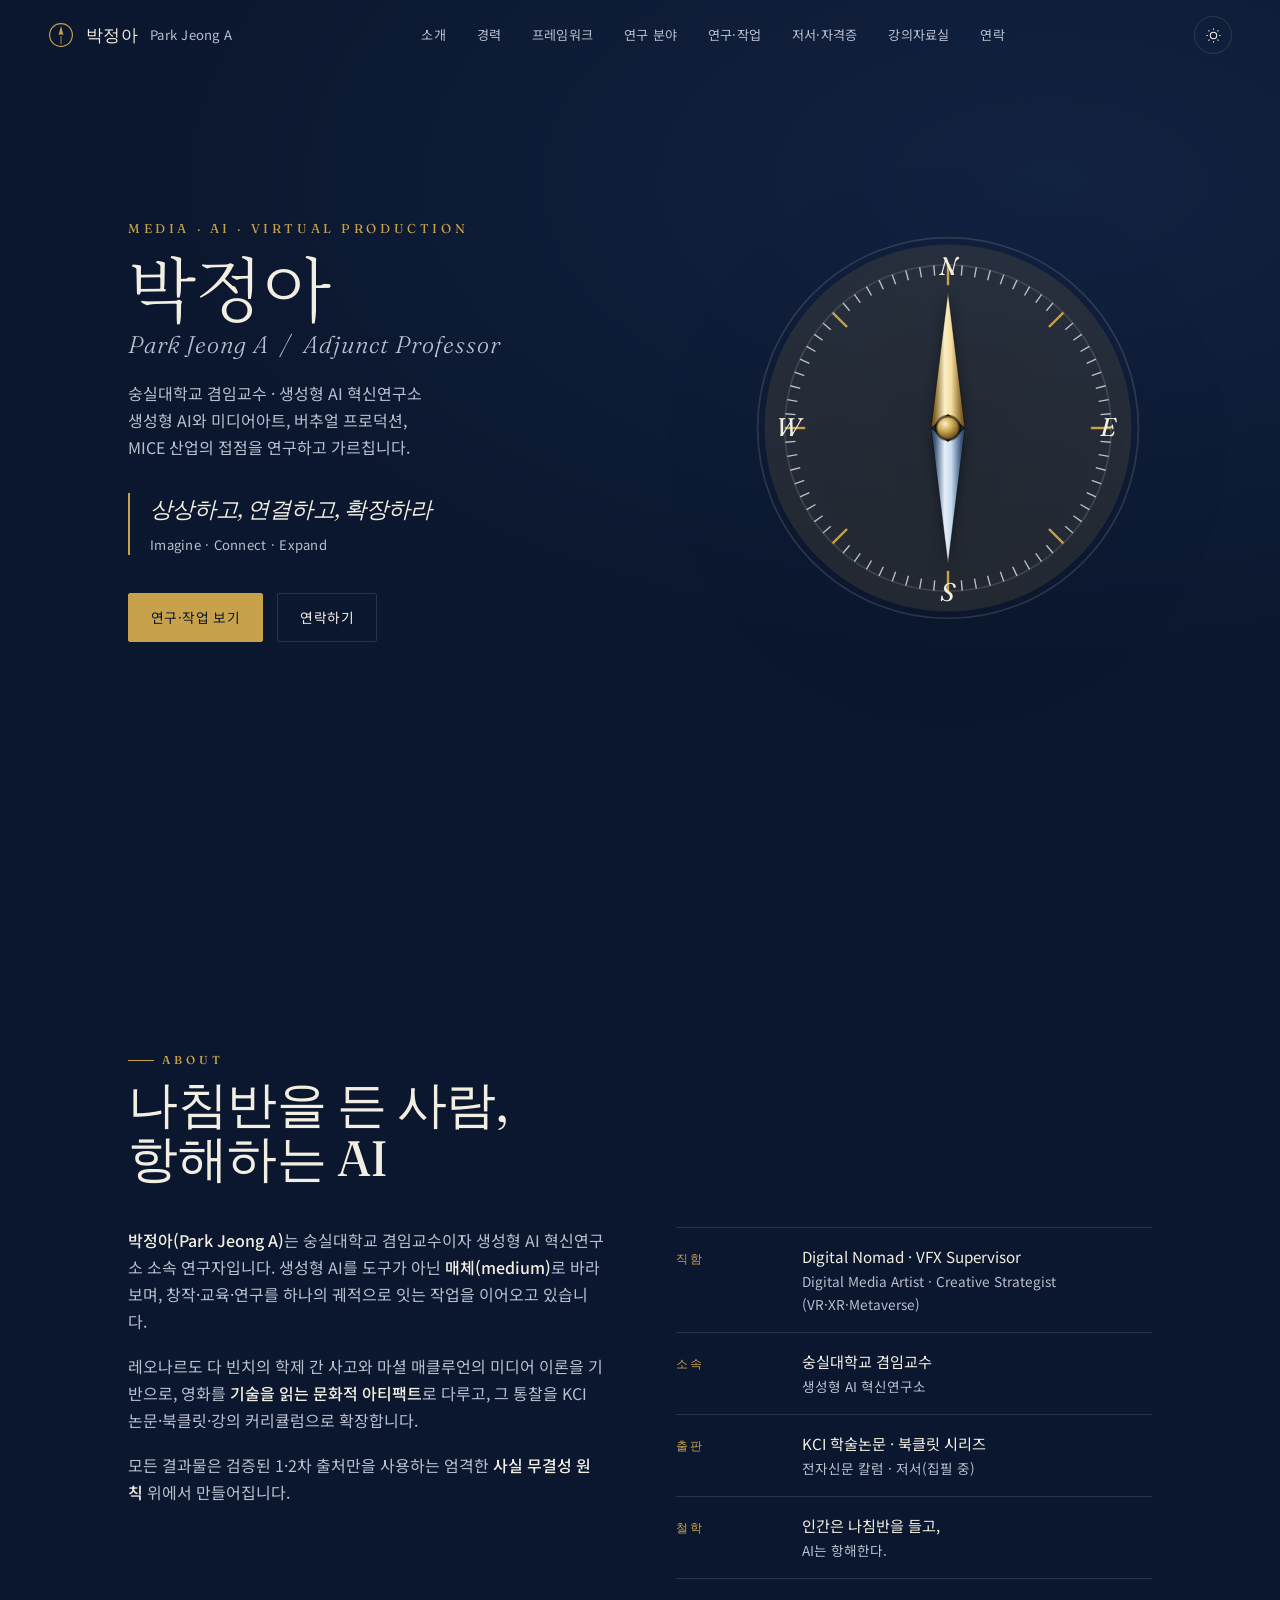
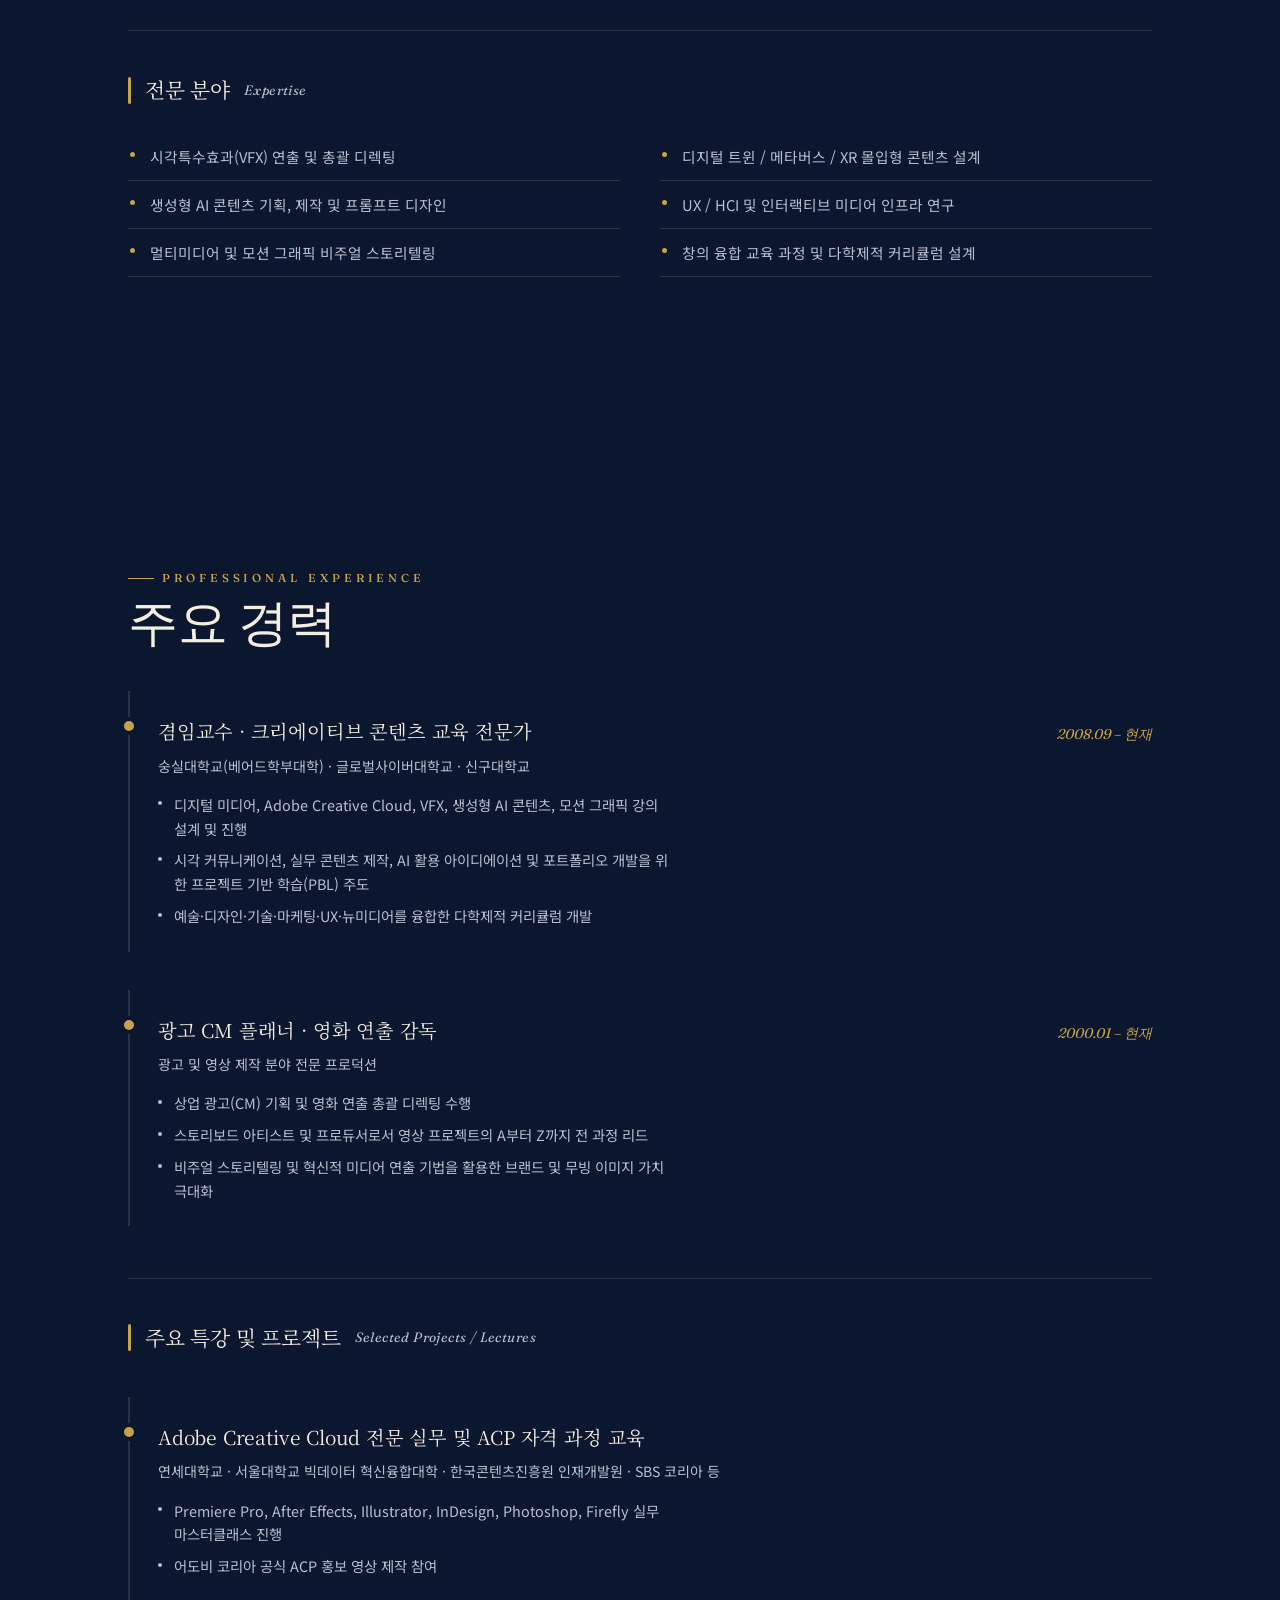
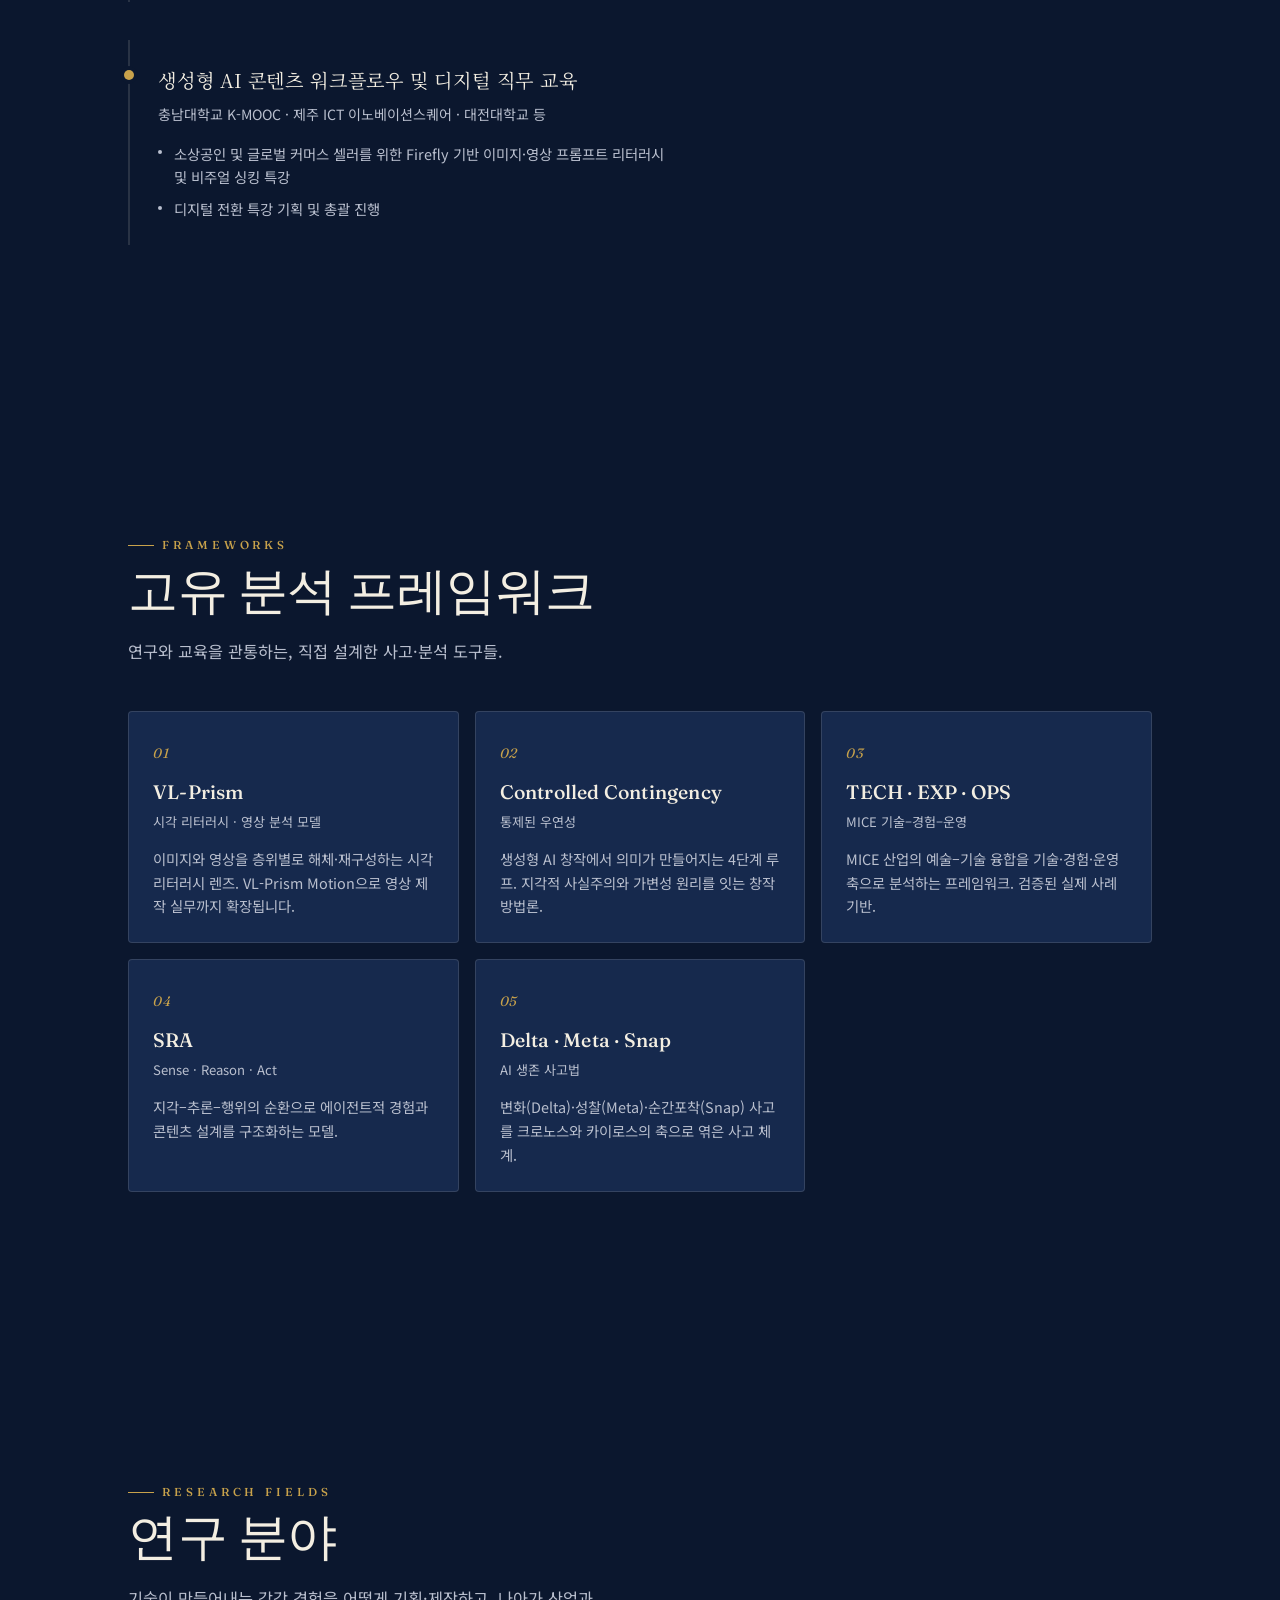
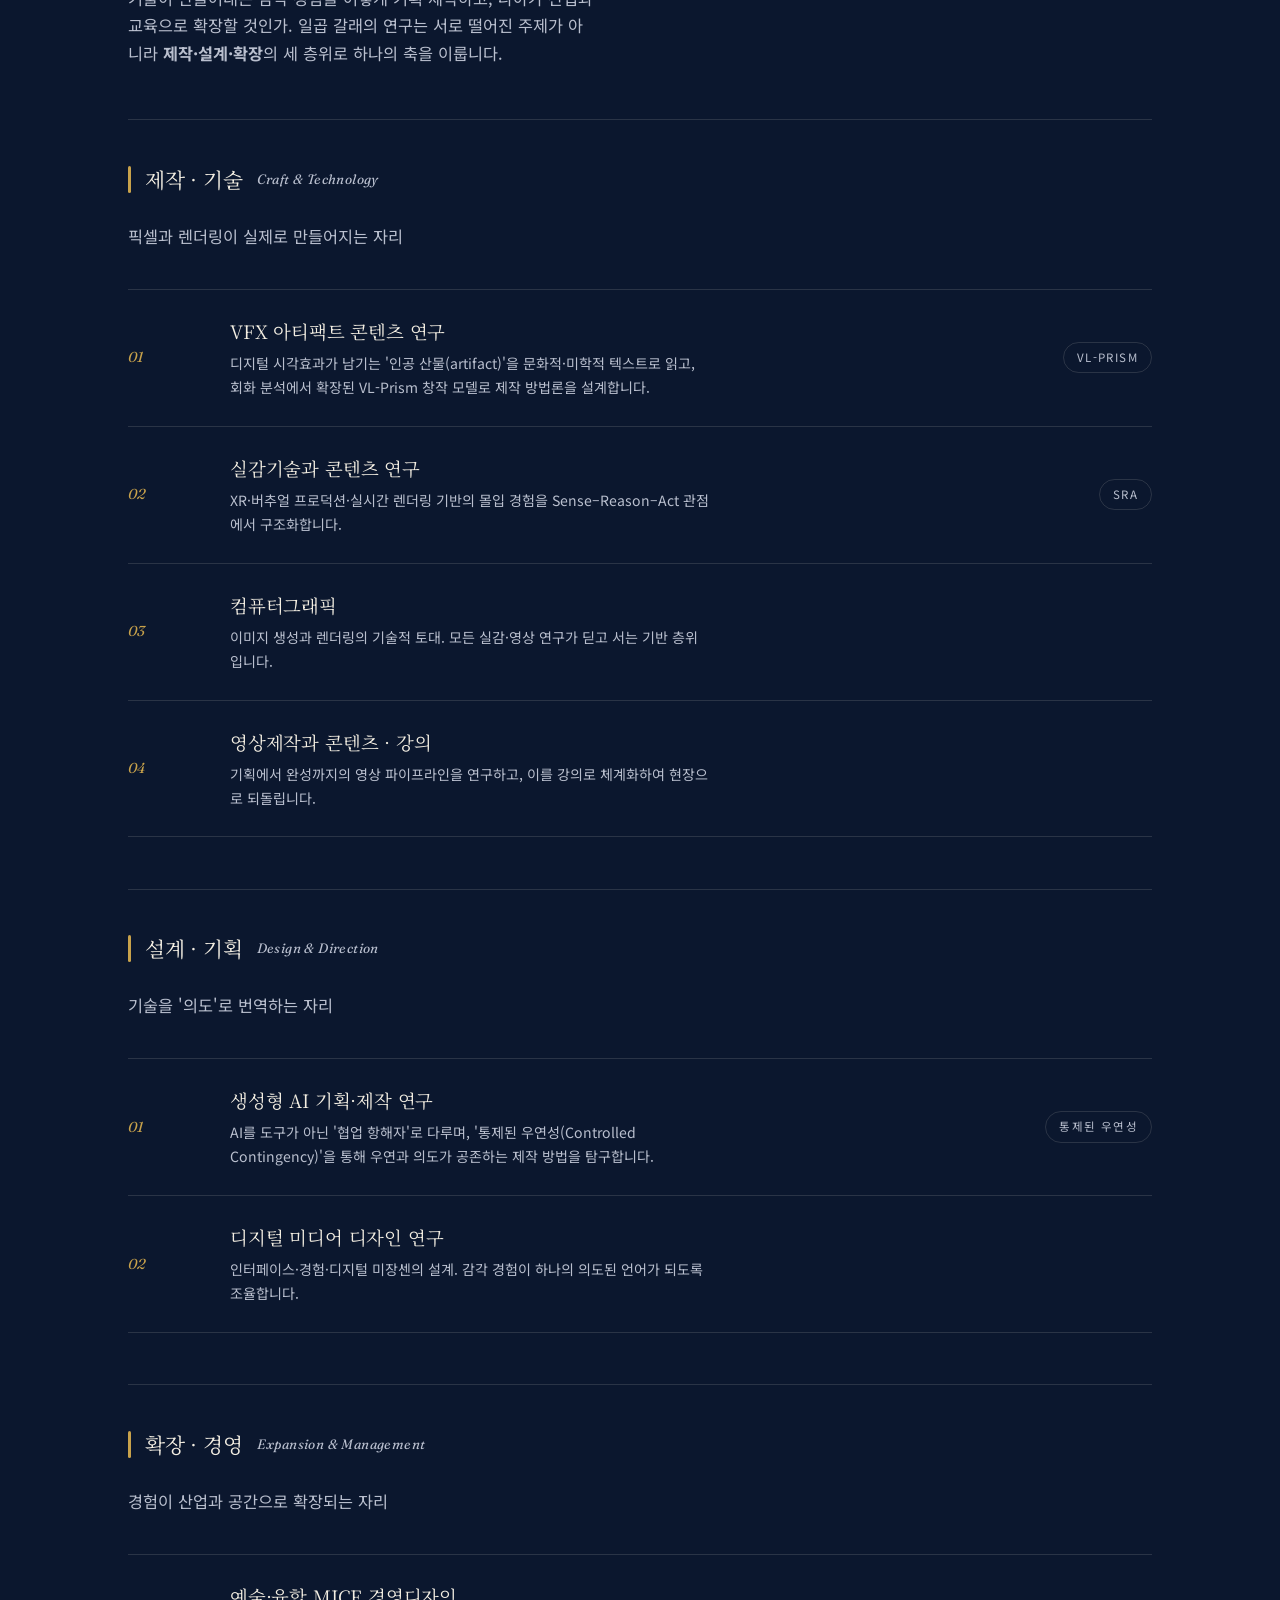
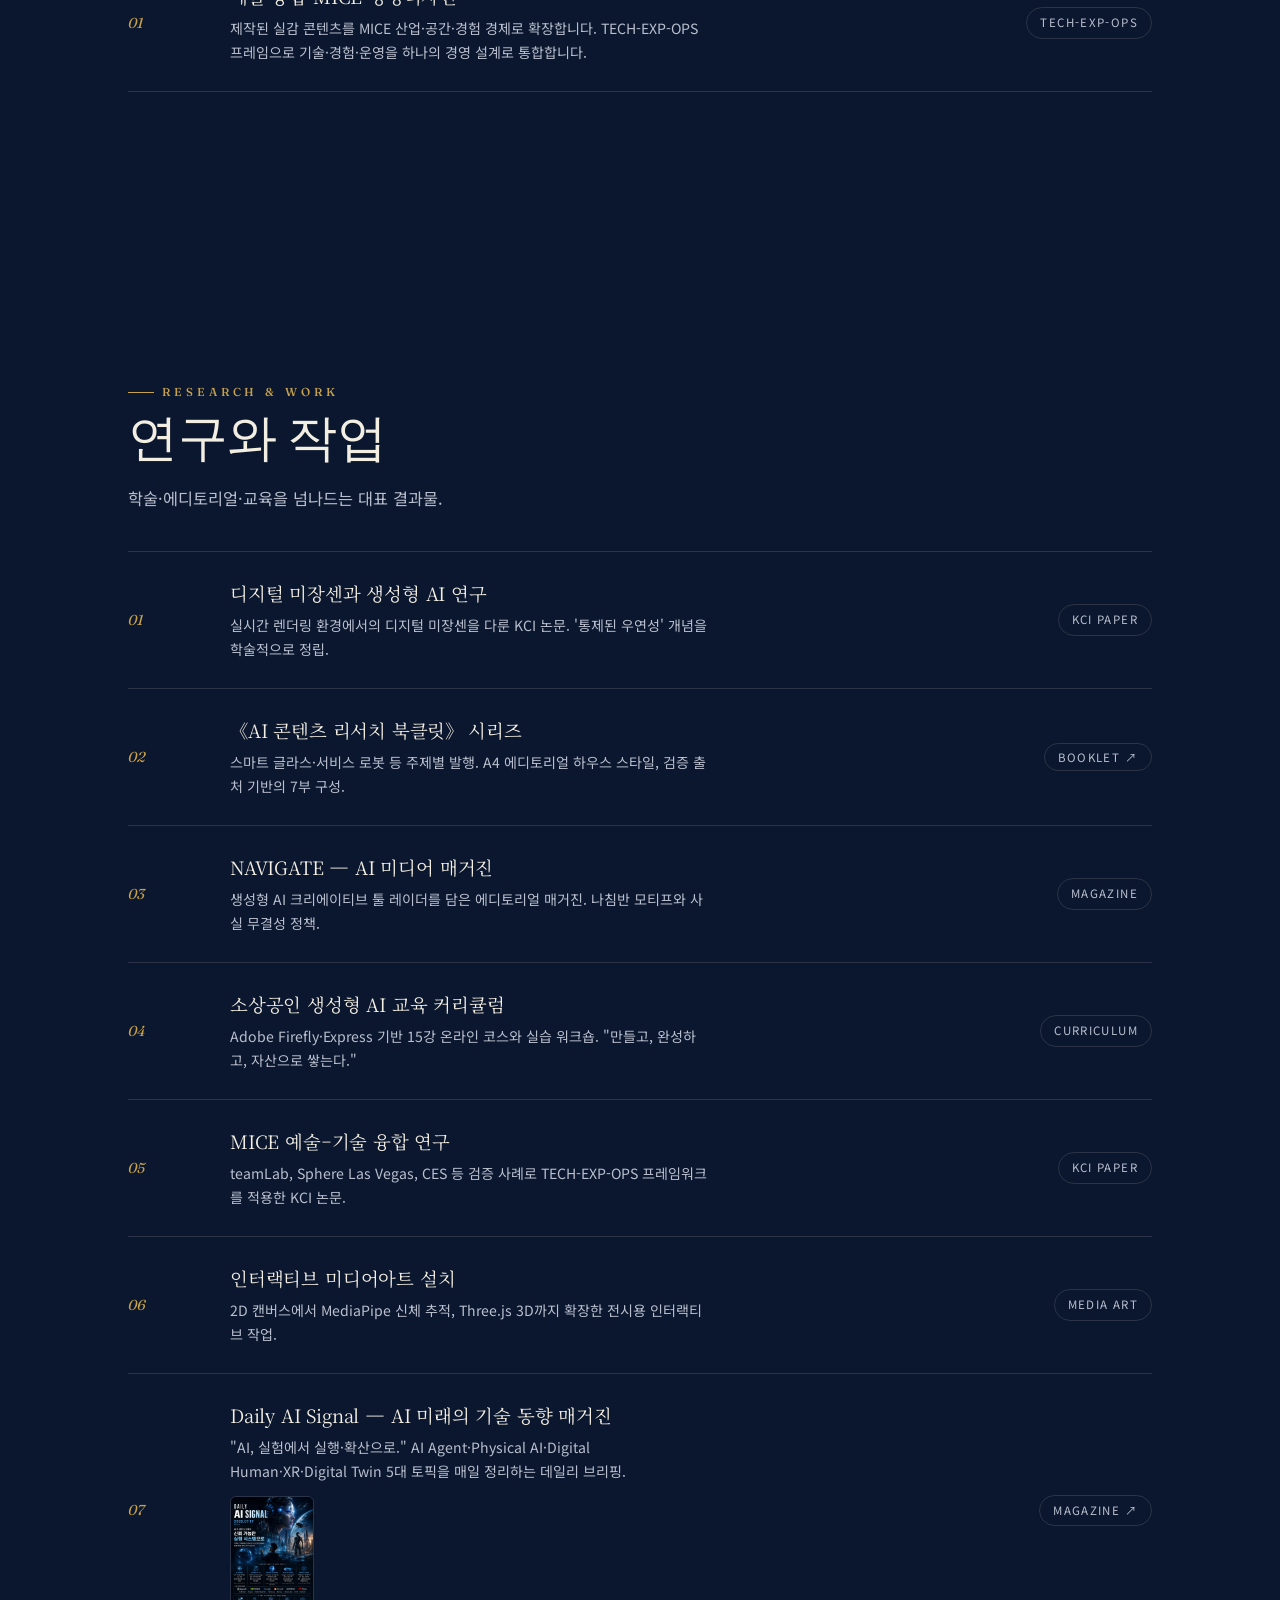
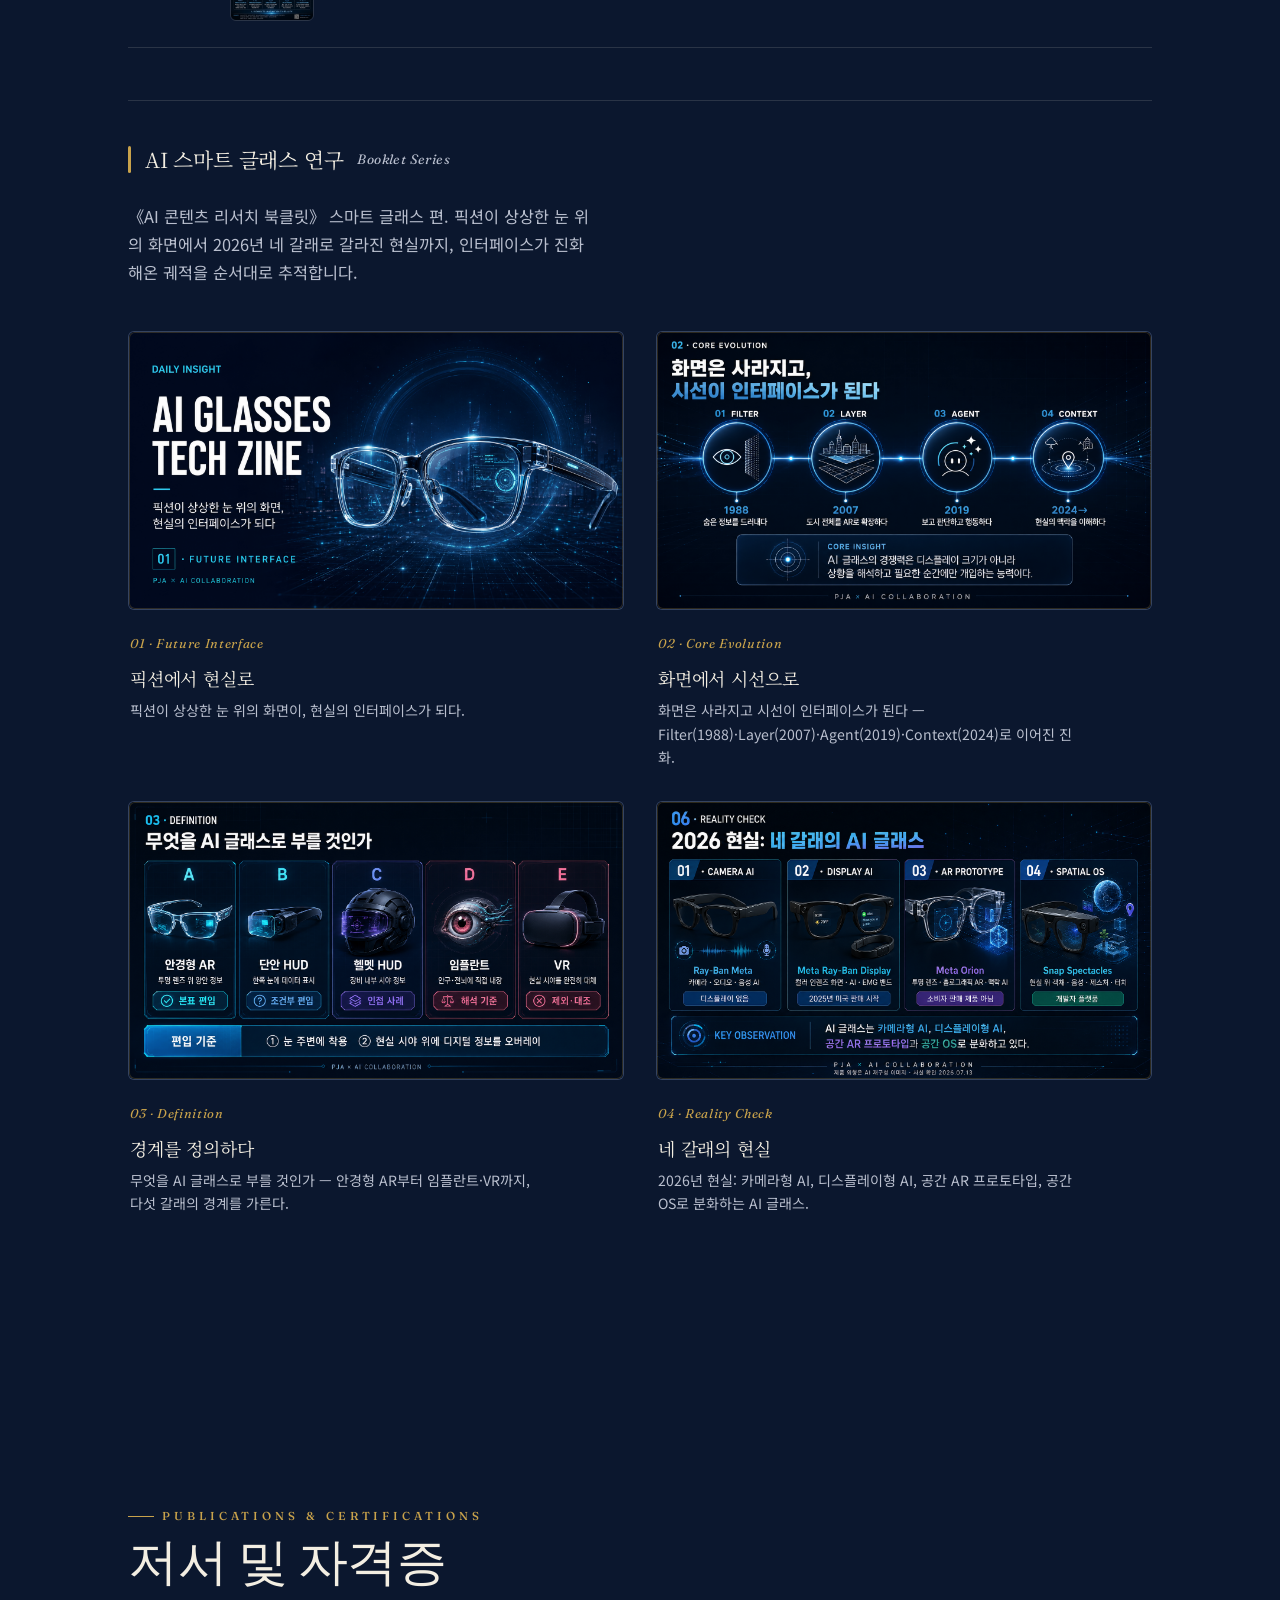
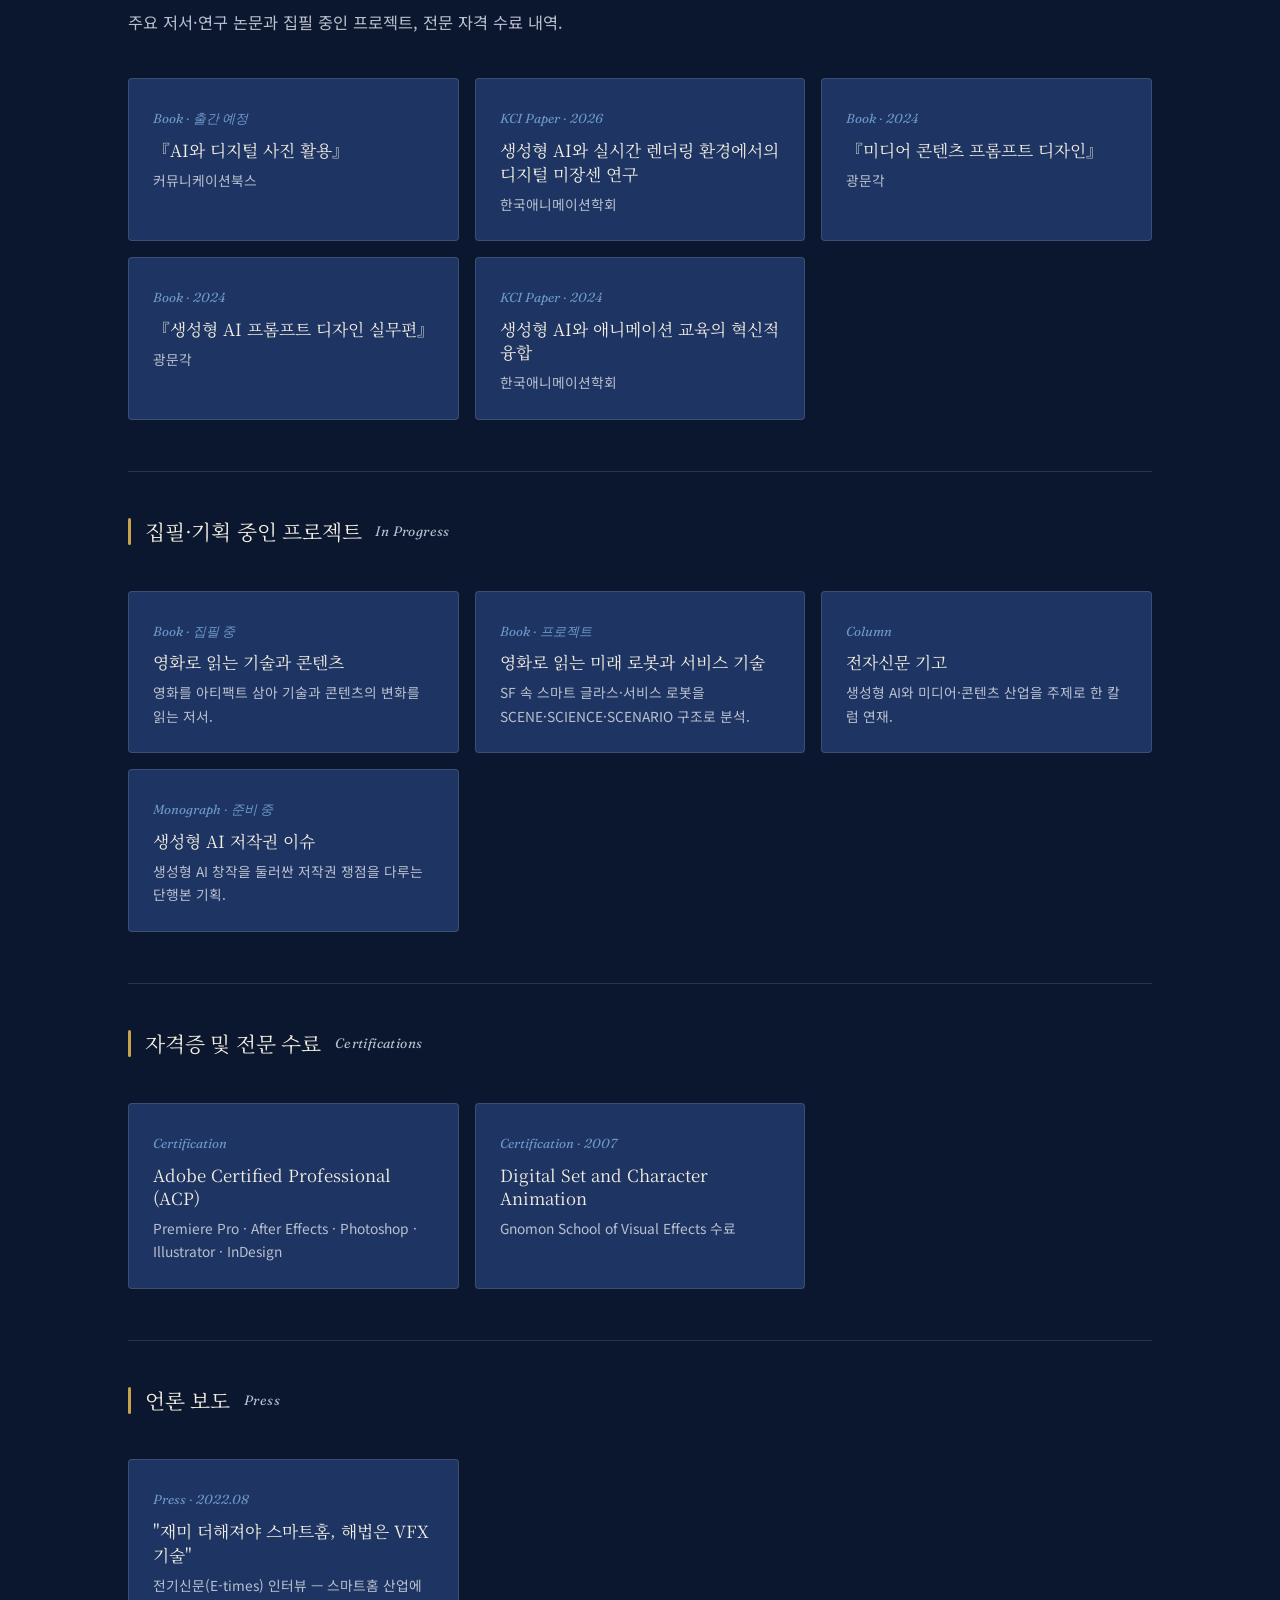
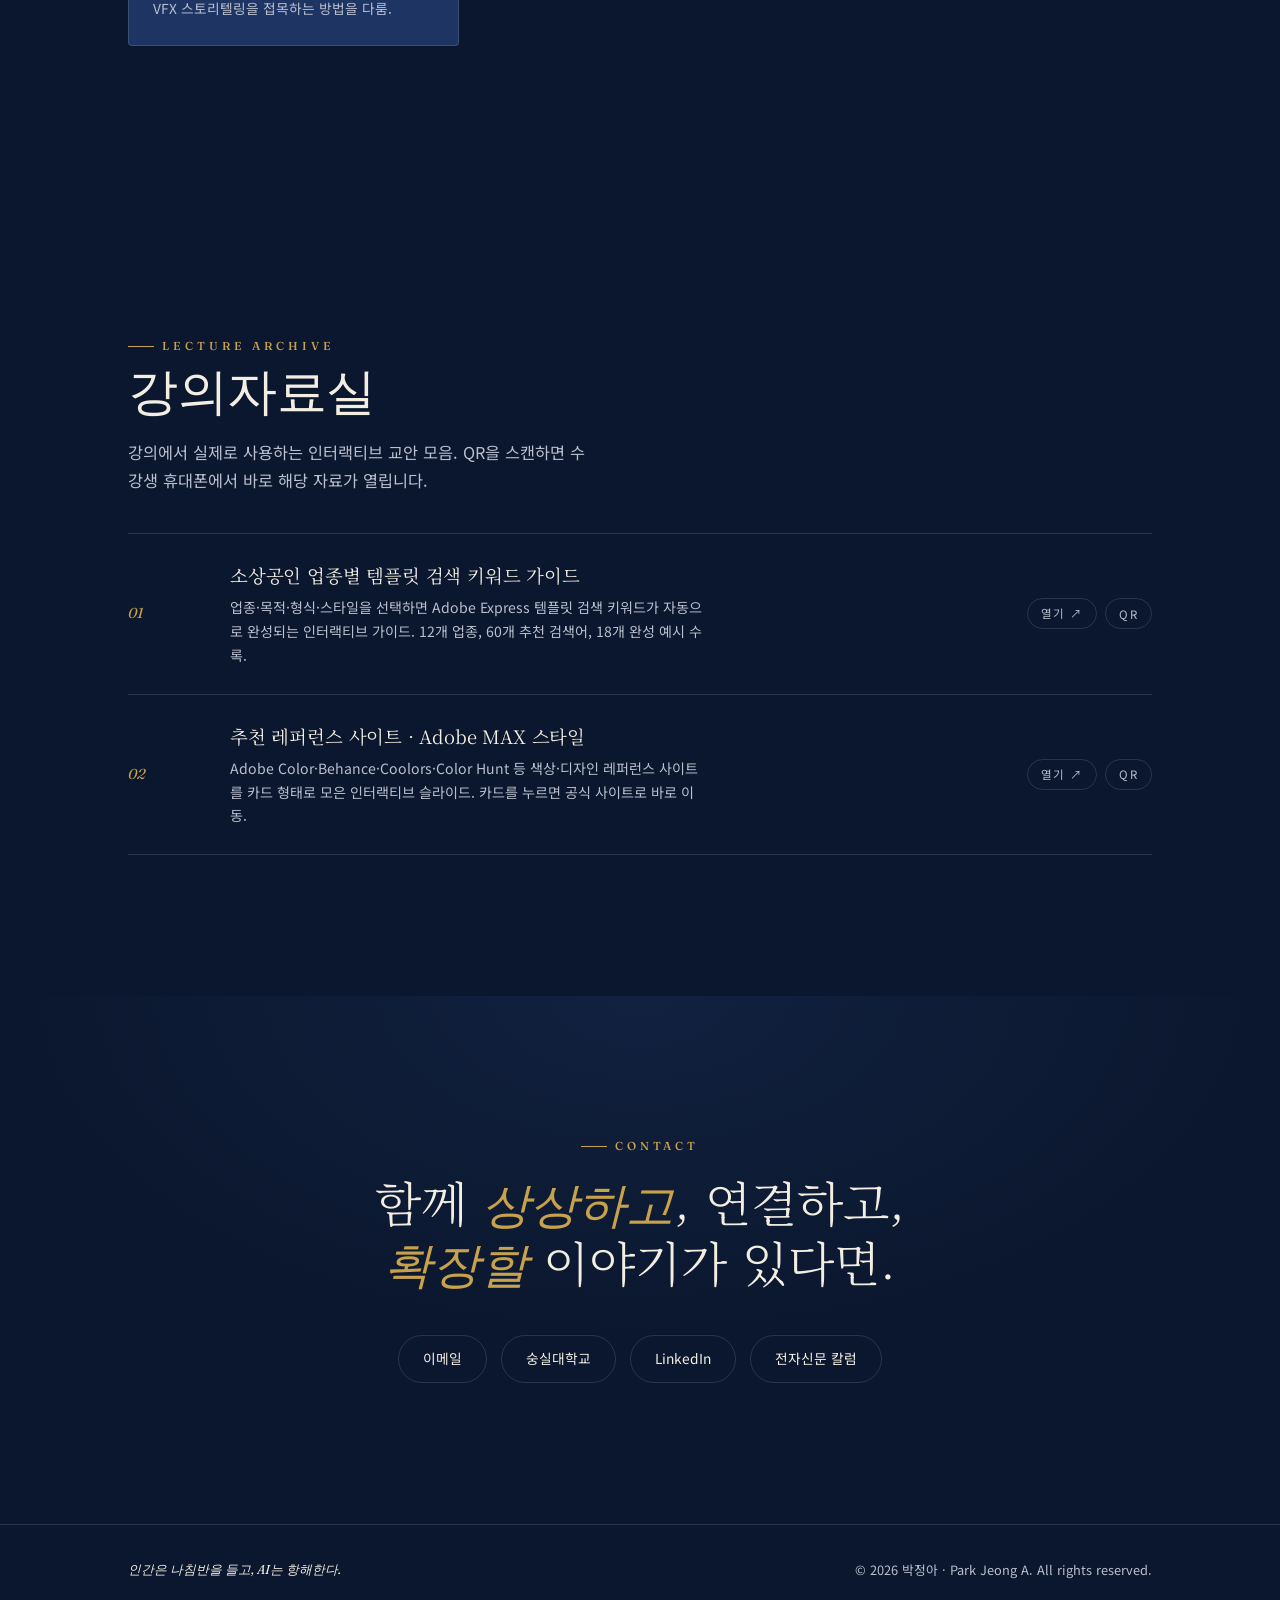
<file: index.html>
<!DOCTYPE html>
<html lang="ko">
<head>
<meta charset="UTF-8" />
<meta name="viewport" content="width=device-width, initial-scale=1.0" />
<title>박정아 · Park Jeong A — 상상하고, 연결하고, 확장하라</title>
<meta name="description" content="박정아(Park Jeong A) — 숭실대학교 겸임교수, 생성형 AI 혁신연구소. 생성형 AI·미디어아트·버추얼 프로덕션·MICE 연구와 교육." />
<link rel="preconnect" href="https://fonts.googleapis.com" />
<link rel="preconnect" href="https://fonts.gstatic.com" crossorigin />
<link href="https://fonts.googleapis.com/css2?family=Fraunces:ital,opsz,wght@0,9..144,300..600;1,9..144,300..400&family=Noto+Sans+KR:wght@300;400;500;700&family=Noto+Serif+KR:wght@300;400;600&display=swap" rel="stylesheet" />
<link rel="stylesheet" href="styles.css" />
</head>
<body>

<!-- ============ NAV ============ -->
<header class="nav" id="nav">
  <a class="brand" href="#top" aria-label="홈으로">
    <svg class="mark" viewBox="0 0 32 32" fill="none" stroke-width="1.4">
      <circle cx="16" cy="16" r="14"/>
      <polygon points="16,5 19,16 16,15 13,16"/>
      <line x1="16" y1="17" x2="16" y2="27" stroke-width="1"/>
    </svg>
    <b>박정아</b><span>Park Jeong A</span>
  </a>

  <nav class="links" id="links">
    <a href="#about">소개</a>
    <a href="#career">경력</a>
    <a href="#frameworks">프레임워크</a>
    <a href="#research-fields">연구 분야</a>
    <a href="#work">연구·작업</a>
    <a href="#publications">저서·자격증</a>
    <a href="#archive">강의자료실</a>
    <a href="#contact">연락</a>
  </nav>

  <div class="nav-actions">
    <button class="theme-toggle" id="theme" aria-label="라이트/다크 전환">
      <svg id="theme-icon" viewBox="0 0 24 24"><path d="M21 12.8A9 9 0 1 1 11.2 3a7 7 0 0 0 9.8 9.8z"/></svg>
    </button>
    <button class="menu-btn" id="menu" aria-label="메뉴" aria-expanded="false">
      <span></span><span></span><span></span>
    </button>
  </div>
</header>

<!-- ============ HERO ============ -->
<section class="hero" id="top">
  <div class="wrap">
    <div class="hero-copy">
      <span class="kicker">Media · AI · Virtual Production</span>
      <h1>박정아<span class="en">Park Jeong A &nbsp;/&nbsp; Adjunct Professor</span></h1>
      <p class="role">숭실대학교 겸임교수 · 생성형 AI 혁신연구소<br>생성형 AI와 미디어아트, 버추얼 프로덕션, MICE 산업의 접점을 연구하고 가르칩니다.</p>
      <p class="motto">상상하고, 연결하고, 확장하라
        <small>Imagine · Connect · Expand</small>
      </p>
      <div class="hero-cta">
        <a class="btn" href="#work">연구·작업 보기</a>
        <a class="btn ghost" href="#contact">연락하기</a>
      </div>
    </div>

    <div class="compass-stage">
      <svg class="compass" id="compass" viewBox="0 0 240 240" role="img" aria-label="나침반">
        <defs>
          <linearGradient id="needleGoldGrad" x1="108" y1="0" x2="132" y2="0" gradientUnits="userSpaceOnUse">
            <stop offset="0%" stop-color="#3E2E10"/>
            <stop offset="18%" stop-color="#8A6A2A"/>
            <stop offset="42%" stop-color="#FBEFC6"/>
            <stop offset="58%" stop-color="#F5DFA0"/>
            <stop offset="82%" stop-color="#8A6A2A"/>
            <stop offset="100%" stop-color="#3E2E10"/>
          </linearGradient>
          <linearGradient id="needleSteelGrad" x1="108" y1="0" x2="132" y2="0" gradientUnits="userSpaceOnUse">
            <stop offset="0%" stop-color="#1E2B3E"/>
            <stop offset="18%" stop-color="#3F5A7D"/>
            <stop offset="42%" stop-color="#E7F0FA"/>
            <stop offset="58%" stop-color="#C7DCF0"/>
            <stop offset="82%" stop-color="#3F5A7D"/>
            <stop offset="100%" stop-color="#1E2B3E"/>
          </linearGradient>
          <radialGradient id="hubGrad" cx="38%" cy="32%" r="75%">
            <stop offset="0%" stop-color="#FBEFC6"/>
            <stop offset="45%" stop-color="#C8A24B"/>
            <stop offset="100%" stop-color="#4A3712"/>
          </radialGradient>
        </defs>
        <circle class="glow" cx="120" cy="120" r="108"/>
        <circle class="ring" cx="120" cy="120" r="112" stroke-width="1"/>
        <circle class="ring" cx="120" cy="120" r="96" stroke-width="1"/>
        <g id="ticks"></g>
        <text class="card-letter" x="120" y="30" text-anchor="middle">N</text>
        <text class="card-letter" x="120" y="222" text-anchor="middle">S</text>
        <text class="card-letter" x="214" y="125" text-anchor="middle">E</text>
        <text class="card-letter" x="26" y="125" text-anchor="middle">W</text>
        <g id="needle">
          <polygon class="rose-n" points="120,40 130,120 120,112 110,120"/>
          <polygon class="rose-s" points="120,200 110,120 120,128 130,120"/>
        </g>
        <circle class="hub" cx="120" cy="120" r="7" stroke-width="1.5"/>
      </svg>
    </div>
  </div>
</section>

<!-- ============ ABOUT ============ -->
<section id="about">
  <div class="wrap">
    <span class="eyebrow reveal">About</span>
    <h2 class="title reveal">나침반을 든 사람,<br>항해하는 AI</h2>
    <div class="about-grid">
      <div class="about-body reveal">
        <p><strong>박정아(Park Jeong A)</strong>는 숭실대학교 겸임교수이자 생성형 AI 혁신연구소 소속 연구자입니다. 생성형 AI를 도구가 아닌 <strong>매체(medium)</strong>로 바라보며, 창작·교육·연구를 하나의 궤적으로 잇는 작업을 이어오고 있습니다.</p>
        <p>레오나르도 다 빈치의 학제 간 사고와 마셜 매클루언의 미디어 이론을 기반으로, 영화를 <strong>기술을 읽는 문화적 아티팩트</strong>로 다루고, 그 통찰을 KCI 논문·북클릿·강의 커리큘럼으로 확장합니다.</p>
        <p>모든 결과물은 검증된 1·2차 출처만을 사용하는 엄격한 <strong>사실 무결성 원칙</strong> 위에서 만들어집니다.</p>
      </div>
      <dl class="facts reveal">
        <div class="fact"><dt>직함</dt><dd>Digital Nomad · VFX Supervisor<span>Digital Media Artist · Creative Strategist (VR·XR·Metaverse)</span></dd></div>
        <div class="fact"><dt>소속</dt><dd>숭실대학교 겸임교수<span>생성형 AI 혁신연구소</span></dd></div>
        <div class="fact"><dt>출판</dt><dd>KCI 학술논문 · 북클릿 시리즈<span>전자신문 칼럼 · 저서(집필 중)</span></dd></div>
        <div class="fact"><dt>철학</dt><dd>인간은 나침반을 들고,<span>AI는 항해한다.</span></dd></div>
      </dl>
    </div>

    <div class="divider-block reveal">
      <h3 class="sub-heading"><span class="bar"></span>전문 분야 <span class="en">Expertise</span></h3>
      <div class="expertise-grid">
        <ul>
          <li>시각특수효과(VFX) 연출 및 총괄 디렉팅</li>
          <li>생성형 AI 콘텐츠 기획, 제작 및 프롬프트 디자인</li>
          <li>멀티미디어 및 모션 그래픽 비주얼 스토리텔링</li>
        </ul>
        <ul>
          <li>디지털 트윈 / 메타버스 / XR 몰입형 콘텐츠 설계</li>
          <li>UX / HCI 및 인터랙티브 미디어 인프라 연구</li>
          <li>창의 융합 교육 과정 및 다학제적 커리큘럼 설계</li>
        </ul>
      </div>
    </div>
  </div>
</section>

<!-- ============ CAREER ============ -->
<section id="career">
  <div class="wrap">
    <span class="eyebrow reveal">Professional Experience</span>
    <h2 class="title reveal">주요 경력</h2>
    <div class="career-list">
      <div class="career-item reveal">
        <div class="career-head">
          <h3>겸임교수 · 크리에이티브 콘텐츠 교육 전문가</h3>
          <span class="period">2008.09 – 현재</span>
        </div>
        <p class="org">숭실대학교(베어드학부대학) · 글로벌사이버대학교 · 신구대학교</p>
        <ul>
          <li>디지털 미디어, Adobe Creative Cloud, VFX, 생성형 AI 콘텐츠, 모션 그래픽 강의 설계 및 진행</li>
          <li>시각 커뮤니케이션, 실무 콘텐츠 제작, AI 활용 아이디에이션 및 포트폴리오 개발을 위한 프로젝트 기반 학습(PBL) 주도</li>
          <li>예술·디자인·기술·마케팅·UX·뉴미디어를 융합한 다학제적 커리큘럼 개발</li>
        </ul>
      </div>
      <div class="career-item reveal">
        <div class="career-head">
          <h3>광고 CM 플래너 · 영화 연출 감독</h3>
          <span class="period">2000.01 – 현재</span>
        </div>
        <p class="org">광고 및 영상 제작 분야 전문 프로덕션</p>
        <ul>
          <li>상업 광고(CM) 기획 및 영화 연출 총괄 디렉팅 수행</li>
          <li>스토리보드 아티스트 및 프로듀서로서 영상 프로젝트의 A부터 Z까지 전 과정 리드</li>
          <li>비주얼 스토리텔링 및 혁신적 미디어 연출 기법을 활용한 브랜드 및 무빙 이미지 가치 극대화</li>
        </ul>
      </div>
    </div>

    <div class="divider-block reveal">
      <h3 class="sub-heading"><span class="bar"></span>주요 특강 및 프로젝트 <span class="en">Selected Projects / Lectures</span></h3>
    </div>
    <div class="career-list">
      <div class="career-item reveal">
        <div class="career-head">
          <h3>Adobe Creative Cloud 전문 실무 및 ACP 자격 과정 교육</h3>
        </div>
        <p class="org">연세대학교 · 서울대학교 빅데이터 혁신융합대학 · 한국콘텐츠진흥원 인재개발원 · SBS 코리아 등</p>
        <ul>
          <li>Premiere Pro, After Effects, Illustrator, InDesign, Photoshop, Firefly 실무 마스터클래스 진행</li>
          <li>어도비 코리아 공식 ACP 홍보 영상 제작 참여</li>
        </ul>
      </div>
      <div class="career-item reveal">
        <div class="career-head">
          <h3>생성형 AI 콘텐츠 워크플로우 및 디지털 직무 교육</h3>
        </div>
        <p class="org">충남대학교 K-MOOC · 제주 ICT 이노베이션스퀘어 · 대전대학교 등</p>
        <ul>
          <li>소상공인 및 글로벌 커머스 셀러를 위한 Firefly 기반 이미지·영상 프롬프트 리터러시 및 비주얼 싱킹 특강</li>
          <li>디지털 전환 특강 기획 및 총괄 진행</li>
        </ul>
      </div>
    </div>
  </div>
</section>

<!-- ============ FRAMEWORKS ============ -->
<section id="frameworks">
  <div class="wrap">
    <span class="eyebrow reveal">Frameworks</span>
    <h2 class="title reveal">고유 분석 프레임워크</h2>
    <p class="lead reveal">연구와 교육을 관통하는, 직접 설계한 사고·분석 도구들.</p>
    <div class="fw-grid">
      <article class="fw-card reveal">
        <span class="no">01</span>
        <h3>VL-Prism</h3>
        <p class="ko">시각 리터러시 · 영상 분석 모델</p>
        <p>이미지와 영상을 층위별로 해체·재구성하는 시각 리터러시 렌즈. VL-Prism Motion으로 영상 제작 실무까지 확장됩니다.</p>
      </article>
      <article class="fw-card reveal">
        <span class="no">02</span>
        <h3>Controlled Contingency</h3>
        <p class="ko">통제된 우연성</p>
        <p>생성형 AI 창작에서 의미가 만들어지는 4단계 루프. 지각적 사실주의와 가변성 원리를 잇는 창작 방법론.</p>
      </article>
      <article class="fw-card reveal">
        <span class="no">03</span>
        <h3>TECH · EXP · OPS</h3>
        <p class="ko">MICE 기술–경험–운영</p>
        <p>MICE 산업의 예술–기술 융합을 기술·경험·운영 축으로 분석하는 프레임워크. 검증된 실제 사례 기반.</p>
      </article>
      <article class="fw-card reveal">
        <span class="no">04</span>
        <h3>SRA</h3>
        <p class="ko">Sense · Reason · Act</p>
        <p>지각–추론–행위의 순환으로 에이전트적 경험과 콘텐츠 설계를 구조화하는 모델.</p>
      </article>
      <article class="fw-card reveal">
        <span class="no">05</span>
        <h3>Delta · Meta · Snap</h3>
        <p class="ko">AI 생존 사고법</p>
        <p>변화(Delta)·성찰(Meta)·순간포착(Snap) 사고를 크로노스와 카이로스의 축으로 엮은 사고 체계.</p>
      </article>
    </div>
  </div>
</section>

<!-- ============ RESEARCH FIELDS ============ -->
<section id="research-fields">
  <div class="wrap">
    <span class="eyebrow reveal">Research Fields</span>
    <h2 class="title reveal">연구 분야</h2>
    <p class="lead reveal">기술이 만들어내는 감각 경험을 어떻게 기획·제작하고, 나아가 산업과 교육으로 확장할 것인가. 일곱 갈래의 연구는 서로 떨어진 주제가 아니라 <strong>제작·설계·확장</strong>의 세 층위로 하나의 축을 이룹니다.</p>

    <div class="divider-block reveal">
      <h3 class="sub-heading"><span class="bar"></span>제작 · 기술 <span class="en">Craft &amp; Technology</span></h3>
      <p class="lead" style="margin-top:.6rem">픽셀과 렌더링이 실제로 만들어지는 자리</p>
      <div class="work-list">
        <div class="work-item reveal">
          <span class="idx">01</span>
          <div class="meta">
            <h4>VFX 아티팩트 콘텐츠 연구</h4>
            <p>디지털 시각효과가 남기는 '인공 산물(artifact)'을 문화적·미학적 텍스트로 읽고, 회화 분석에서 확장된 VL-Prism 창작 모델로 제작 방법론을 설계합니다.</p>
          </div>
          <span class="tag">VL-Prism</span>
        </div>
        <div class="work-item reveal">
          <span class="idx">02</span>
          <div class="meta">
            <h4>실감기술과 콘텐츠 연구</h4>
            <p>XR·버추얼 프로덕션·실시간 렌더링 기반의 몰입 경험을 Sense–Reason–Act 관점에서 구조화합니다.</p>
          </div>
          <span class="tag">SRA</span>
        </div>
        <div class="work-item reveal">
          <span class="idx">03</span>
          <div class="meta">
            <h4>컴퓨터그래픽</h4>
            <p>이미지 생성과 렌더링의 기술적 토대. 모든 실감·영상 연구가 딛고 서는 기반 층위입니다.</p>
          </div>
        </div>
        <div class="work-item reveal">
          <span class="idx">04</span>
          <div class="meta">
            <h4>영상제작과 콘텐츠 · 강의</h4>
            <p>기획에서 완성까지의 영상 파이프라인을 연구하고, 이를 강의로 체계화하여 현장으로 되돌립니다.</p>
          </div>
        </div>
      </div>
    </div>

    <div class="divider-block reveal">
      <h3 class="sub-heading"><span class="bar"></span>설계 · 기획 <span class="en">Design &amp; Direction</span></h3>
      <p class="lead" style="margin-top:.6rem">기술을 '의도'로 번역하는 자리</p>
      <div class="work-list">
        <div class="work-item reveal">
          <span class="idx">01</span>
          <div class="meta">
            <h4>생성형 AI 기획·제작 연구</h4>
            <p>AI를 도구가 아닌 '협업 항해자'로 다루며, '통제된 우연성(Controlled Contingency)'을 통해 우연과 의도가 공존하는 제작 방법을 탐구합니다.</p>
          </div>
          <span class="tag">통제된 우연성</span>
        </div>
        <div class="work-item reveal">
          <span class="idx">02</span>
          <div class="meta">
            <h4>디지털 미디어 디자인 연구</h4>
            <p>인터페이스·경험·디지털 미장센의 설계. 감각 경험이 하나의 의도된 언어가 되도록 조율합니다.</p>
          </div>
        </div>
      </div>
    </div>

    <div class="divider-block reveal">
      <h3 class="sub-heading"><span class="bar"></span>확장 · 경영 <span class="en">Expansion &amp; Management</span></h3>
      <p class="lead" style="margin-top:.6rem">경험이 산업과 공간으로 확장되는 자리</p>
      <div class="work-list">
        <div class="work-item reveal">
          <span class="idx">01</span>
          <div class="meta">
            <h4>예술·융합 MICE 경영디자인</h4>
            <p>제작된 실감 콘텐츠를 MICE 산업·공간·경험 경제로 확장합니다. TECH-EXP-OPS 프레임으로 기술·경험·운영을 하나의 경영 설계로 통합합니다.</p>
          </div>
          <span class="tag">TECH-EXP-OPS</span>
        </div>
      </div>
    </div>
  </div>
</section>

<!-- ============ WORK ============ -->
<section id="work">
  <div class="wrap">
    <span class="eyebrow reveal">Research &amp; Work</span>
    <h2 class="title reveal">연구와 작업</h2>
    <p class="lead reveal">학술·에디토리얼·교육을 넘나드는 대표 결과물.</p>
    <div class="work-list">
      <div class="work-item reveal">
        <span class="idx">01</span>
        <div class="meta">
          <h3>디지털 미장센과 생성형 AI 연구</h3>
          <p>실시간 렌더링 환경에서의 디지털 미장센을 다룬 KCI 논문. '통제된 우연성' 개념을 학술적으로 정립.</p>
        </div>
        <span class="tag">KCI Paper</span>
      </div>
      <div class="work-item reveal">
        <span class="idx">02</span>
        <div class="meta">
          <h3>《AI 콘텐츠 리서치 북클릿》 시리즈</h3>
          <p>스마트 글라스·서비스 로봇 등 주제별 발행. A4 에디토리얼 하우스 스타일, 검증 출처 기반의 7부 구성.</p>
        </div>
        <button class="tag tag-link" type="button" data-pdf-open="AI콘텐츠리서치_북클릿_미래인터페이스_하이브리드.pdf" data-pdf-title="《AI 콘텐츠 리서치 북클릿》 — 미래 인터페이스 편">Booklet ↗</button>
      </div>
      <div class="work-item reveal">
        <span class="idx">03</span>
        <div class="meta">
          <h3>NAVIGATE — AI 미디어 매거진</h3>
          <p>생성형 AI 크리에이티브 툴 레이더를 담은 에디토리얼 매거진. 나침반 모티프와 사실 무결성 정책.</p>
        </div>
        <span class="tag">Magazine</span>
      </div>
      <div class="work-item reveal">
        <span class="idx">04</span>
        <div class="meta">
          <h3>소상공인 생성형 AI 교육 커리큘럼</h3>
          <p>Adobe Firefly·Express 기반 15강 온라인 코스와 실습 워크숍. "만들고, 완성하고, 자산으로 쌓는다."</p>
        </div>
        <span class="tag">Curriculum</span>
      </div>
      <div class="work-item reveal">
        <span class="idx">05</span>
        <div class="meta">
          <h3>MICE 예술–기술 융합 연구</h3>
          <p>teamLab, Sphere Las Vegas, CES 등 검증 사례로 TECH-EXP-OPS 프레임워크를 적용한 KCI 논문.</p>
        </div>
        <span class="tag">KCI Paper</span>
      </div>
      <div class="work-item reveal">
        <span class="idx">06</span>
        <div class="meta">
          <h3>인터랙티브 미디어아트 설치</h3>
          <p>2D 캔버스에서 MediaPipe 신체 추적, Three.js 3D까지 확장한 전시용 인터랙티브 작업.</p>
        </div>
        <span class="tag">Media Art</span>
      </div>
      <div class="work-item reveal">
        <span class="idx">07</span>
        <div class="meta">
          <h3>Daily AI Signal — AI 미래의 기술 동향 매거진</h3>
          <p>"AI, 실험에서 실행·확산으로." AI Agent·Physical AI·Digital Human·XR·Digital Twin 5대 토픽을 매일 정리하는 데일리 브리핑.</p>
          <button class="meta-thumb" type="button" data-pdf-open="vfxtech.jpg" data-pdf-title="Daily AI Signal — 2026.07.17">
            <img src="vfxtech.jpg" alt="Daily AI Signal 2026.07.17 브리핑 미리보기" loading="lazy">
          </button>
        </div>
        <a class="tag tag-link" href="https://aisignalab.com" target="_blank" rel="noopener">Magazine ↗</a>
      </div>
    </div>

    <div class="divider-block reveal" id="glasses">
      <h3 class="sub-heading"><span class="bar"></span>AI 스마트 글래스 연구 <span class="en">Booklet Series</span></h3>
      <p class="lead" style="margin-top:.6rem">《AI 콘텐츠 리서치 북클릿》 스마트 글래스 편. 픽션이 상상한 눈 위의 화면에서 2026년 네 갈래로 갈라진 현실까지, 인터페이스가 진화해온 궤적을 순서대로 추적합니다.</p>
    </div>
    <div class="glass-gallery">
      <figure class="glass-item reveal">
        <div class="glass-frame">
          <img src="AI 안경 미래 인터페이스.png" alt="AI Glasses Tech Zine — 픽션이 상상한 눈 위의 화면, 현실의 인터페이스가 되다" loading="lazy">
        </div>
        <figcaption>
          <span class="no">01 · Future Interface</span>
          <h3>픽션에서 현실로</h3>
          <p>픽션이 상상한 눈 위의 화면이, 현실의 인터페이스가 되다.</p>
        </figcaption>
      </figure>
      <figure class="glass-item reveal">
        <div class="glass-frame">
          <img src="AI 글래스 인터페이스 진화.png" alt="Core Evolution — Filter, Layer, Agent, Context" loading="lazy">
        </div>
        <figcaption>
          <span class="no">02 · Core Evolution</span>
          <h3>화면에서 시선으로</h3>
          <p>화면은 사라지고 시선이 인터페이스가 된다 — Filter(1988)·Layer(2007)·Agent(2019)·Context(2024)로 이어진 진화.</p>
        </figcaption>
      </figure>
      <figure class="glass-item reveal">
        <div class="glass-frame">
          <img src="AI 글래스 분류도 인포그래픽.png" alt="Definition — 안경형 AR, 단안 HUD, 헬멧 HUD, 임플란트, VR의 경계" loading="lazy">
        </div>
        <figcaption>
          <span class="no">03 · Definition</span>
          <h3>경계를 정의하다</h3>
          <p>무엇을 AI 글래스로 부를 것인가 — 안경형 AR부터 임플란트·VR까지, 다섯 갈래의 경계를 가른다.</p>
        </figcaption>
      </figure>
      <figure class="glass-item reveal">
        <div class="glass-frame">
          <img src="2026 현실 네 갈래 AI 글래스.png" alt="Reality Check — Camera AI, Display AI, AR Prototype, Spatial OS" loading="lazy">
        </div>
        <figcaption>
          <span class="no">04 · Reality Check</span>
          <h3>네 갈래의 현실</h3>
          <p>2026년 현실: 카메라형 AI, 디스플레이형 AI, 공간 AR 프로토타입, 공간 OS로 분화하는 AI 글래스.</p>
        </figcaption>
      </figure>
    </div>
  </div>
</section>

<!-- ============ PUBLICATIONS ============ -->
<section id="publications">
  <div class="wrap">
    <span class="eyebrow reveal">Publications &amp; Certifications</span>
    <h2 class="title reveal">저서 및 자격증</h2>
    <p class="lead reveal">주요 저서·연구 논문과 집필 중인 프로젝트, 전문 자격 수료 내역.</p>
    <div class="pub-grid">
      <article class="pub reveal">
        <span class="type">Book · 출간 예정</span>
        <h3>『AI와 디지털 사진 활용』</h3>
        <p>커뮤니케이션북스</p>
      </article>
      <article class="pub reveal">
        <span class="type">KCI Paper · 2026</span>
        <h3>생성형 AI와 실시간 렌더링 환경에서의 디지털 미장센 연구</h3>
        <p>한국애니메이션학회</p>
      </article>
      <article class="pub reveal">
        <span class="type">Book · 2024</span>
        <h3>『미디어 콘텐츠 프롬프트 디자인』</h3>
        <p>광문각</p>
      </article>
      <article class="pub reveal">
        <span class="type">Book · 2024</span>
        <h3>『생성형 AI 프롬프트 디자인 실무편』</h3>
        <p>광문각</p>
      </article>
      <article class="pub reveal">
        <span class="type">KCI Paper · 2024</span>
        <h3>생성형 AI와 애니메이션 교육의 혁신적 융합</h3>
        <p>한국애니메이션학회</p>
      </article>
    </div>

    <div class="divider-block reveal">
      <h3 class="sub-heading"><span class="bar"></span>집필·기획 중인 프로젝트 <span class="en">In Progress</span></h3>
    </div>
    <div class="pub-grid">
      <article class="pub reveal">
        <span class="type">Book · 집필 중</span>
        <h3>영화로 읽는 기술과 콘텐츠</h3>
        <p>영화를 아티팩트 삼아 기술과 콘텐츠의 변화를 읽는 저서.</p>
      </article>
      <article class="pub reveal">
        <span class="type">Book · 프로젝트</span>
        <h3>영화로 읽는 미래 로봇과 서비스 기술</h3>
        <p>SF 속 스마트 글라스·서비스 로봇을 SCENE·SCIENCE·SCENARIO 구조로 분석.</p>
      </article>
      <article class="pub reveal">
        <span class="type">Column</span>
        <h3>전자신문 기고</h3>
        <p>생성형 AI와 미디어·콘텐츠 산업을 주제로 한 칼럼 연재.</p>
      </article>
      <article class="pub reveal">
        <span class="type">Monograph · 준비 중</span>
        <h3>생성형 AI 저작권 이슈</h3>
        <p>생성형 AI 창작을 둘러싼 저작권 쟁점을 다루는 단행본 기획.</p>
      </article>
    </div>

    <div class="divider-block reveal">
      <h3 class="sub-heading"><span class="bar"></span>자격증 및 전문 수료 <span class="en">Certifications</span></h3>
    </div>
    <div class="pub-grid">
      <article class="pub reveal">
        <span class="type">Certification</span>
        <h3>Adobe Certified Professional (ACP)</h3>
        <p>Premiere Pro · After Effects · Photoshop · Illustrator · InDesign</p>
      </article>
      <article class="pub reveal">
        <span class="type">Certification · 2007</span>
        <h3>Digital Set and Character Animation</h3>
        <p>Gnomon School of Visual Effects 수료</p>
      </article>
    </div>

    <div class="divider-block reveal">
      <h3 class="sub-heading"><span class="bar"></span>언론 보도 <span class="en">Press</span></h3>
    </div>
    <div class="pub-grid">
      <article class="pub reveal">
        <span class="type">Press · 2022.08</span>
        <h3><a href="https://www.electimes.com/news/articleView.html?idxno=307462" target="_blank" rel="noopener">"재미 더해져야 스마트홈, 해법은 VFX 기술"</a></h3>
        <p>전기신문(E-times) 인터뷰 — 스마트홈 산업에 VFX 스토리텔링을 접목하는 방법을 다룸.</p>
      </article>
    </div>
  </div>
</section>

<!-- ============ ARCHIVE ============ -->
<section id="archive">
  <div class="wrap">
    <span class="eyebrow reveal">Lecture Archive</span>
    <h2 class="title reveal">강의자료실</h2>
    <p class="lead reveal">강의에서 실제로 사용하는 인터랙티브 교안 모음. QR을 스캔하면 수강생 휴대폰에서 바로 해당 자료가 열립니다.</p>
    <div class="work-list">
      <div class="work-item reveal">
        <span class="idx">01</span>
        <div class="meta">
          <h3>소상공인 업종별 템플릿 검색 키워드 가이드</h3>
          <p>업종·목적·형식·스타일을 선택하면 Adobe Express 템플릿 검색 키워드가 자동으로 완성되는 인터랙티브 가이드. 12개 업종, 60개 추천 검색어, 18개 완성 예시 수록.</p>
        </div>
        <div class="tag-group">
          <a class="tag tag-link" href="https://parkjeongah.github.io/AIcontents/%EC%86%8C%EC%83%81%EA%B3%B5%EC%9D%B8_%EC%97%85%EC%A2%85%EB%B3%84_%ED%85%9C%ED%94%8C%EB%A6%BF_%EA%B2%80%EC%83%89%ED%82%A4%EC%9B%8C%EB%93%9C_%EC%9D%B8%ED%84%B0%EB%9E%99%ED%8B%B0%EB%B8%8C_%EA%B0%80%EC%9D%B4%EB%93%9C_2026.html" target="_blank" rel="noopener">열기 ↗</a>
          <button class="tag tag-link" type="button" data-qr-open="https://parkjeongah.github.io/AIcontents/%EC%86%8C%EC%83%81%EA%B3%B5%EC%9D%B8_%EC%97%85%EC%A2%85%EB%B3%84_%ED%85%9C%ED%94%8C%EB%A6%BF_%EA%B2%80%EC%83%89%ED%82%A4%EC%9B%8C%EB%93%9C_%EC%9D%B8%ED%84%B0%EB%9E%99%ED%8B%B0%EB%B8%8C_%EA%B0%80%EC%9D%B4%EB%93%9C_2026.html" data-qr-title="소상공인 업종별 템플릿 검색 키워드 가이드">QR</button>
        </div>
      </div>
      <div class="work-item reveal">
        <span class="idx">02</span>
        <div class="meta">
          <h3>추천 레퍼런스 사이트 · Adobe MAX 스타일</h3>
          <p>Adobe Color·Behance·Coolors·Color Hunt 등 색상·디자인 레퍼런스 사이트를 카드 형태로 모은 인터랙티브 슬라이드. 카드를 누르면 공식 사이트로 바로 이동.</p>
        </div>
        <div class="tag-group">
          <a class="tag tag-link" href="https://parkjeongah.github.io/AIcontents/adobe_max_reference_sites_interactive.html" target="_blank" rel="noopener">열기 ↗</a>
          <button class="tag tag-link" type="button" data-qr-open="https://parkjeongah.github.io/AIcontents/adobe_max_reference_sites_interactive.html" data-qr-title="추천 레퍼런스 사이트">QR</button>
        </div>
      </div>
    </div>
  </div>
</section>

<!-- ============ CONTACT ============ -->
<section class="contact" id="contact">
  <div class="wrap">
    <span class="eyebrow reveal eyebrow-center">Contact</span>
    <p class="big reveal">함께 <em>상상하고</em>, 연결하고,<br><em>확장할</em> 이야기가 있다면.</p>
    <div class="links reveal">
      <a href="mailto:ubi0609@gmail.com">이메일</a>
      <a href="#" aria-label="숭실대학교">숭실대학교</a>
      <a href="https://www.linkedin.com/in/jeong-ah-park-864b8129" target="_blank" rel="noopener" aria-label="LinkedIn">LinkedIn</a>
      <a href="https://www.etnews.com/20250814000255" target="_blank" rel="noopener" aria-label="전자신문 칼럼">전자신문 칼럼</a>
    </div>
  </div>
</section>

<footer>
  <div class="wrap">
    <span class="compass-line">인간은 나침반을 들고, AI는 항해한다.</span>
    <span>© <span id="year"></span> 박정아 · Park Jeong A. All rights reserved.</span>
  </div>
</footer>

<!-- ============ PDF BOOK VIEWER MODAL ============ -->
<div class="pdf-modal" id="pdfModal" aria-hidden="true" role="dialog" aria-modal="true" aria-labelledby="pdfModalTitle">
  <div class="pdf-modal-backdrop" data-pdf-close></div>
  <div class="pdf-modal-panel">
    <div class="pdf-modal-bar">
      <span id="pdfModalTitle" class="pdf-modal-title"></span>
      <div class="pdf-modal-actions">
        <a id="pdfModalOpenNew" class="pdf-modal-link" href="#" target="_blank" rel="noopener">새 탭에서 열기 ↗</a>
        <button class="pdf-modal-close" type="button" data-pdf-close aria-label="닫기">✕</button>
      </div>
    </div>
    <div class="pdf-modal-book">
      <iframe id="pdfModalFrame" title="북클릿 PDF 뷰어" src="" loading="lazy"></iframe>
      <img id="pdfModalImg" alt="" hidden>
    </div>
  </div>
</div>

<script src="script.js"></script>
</body>
</html>
</file>
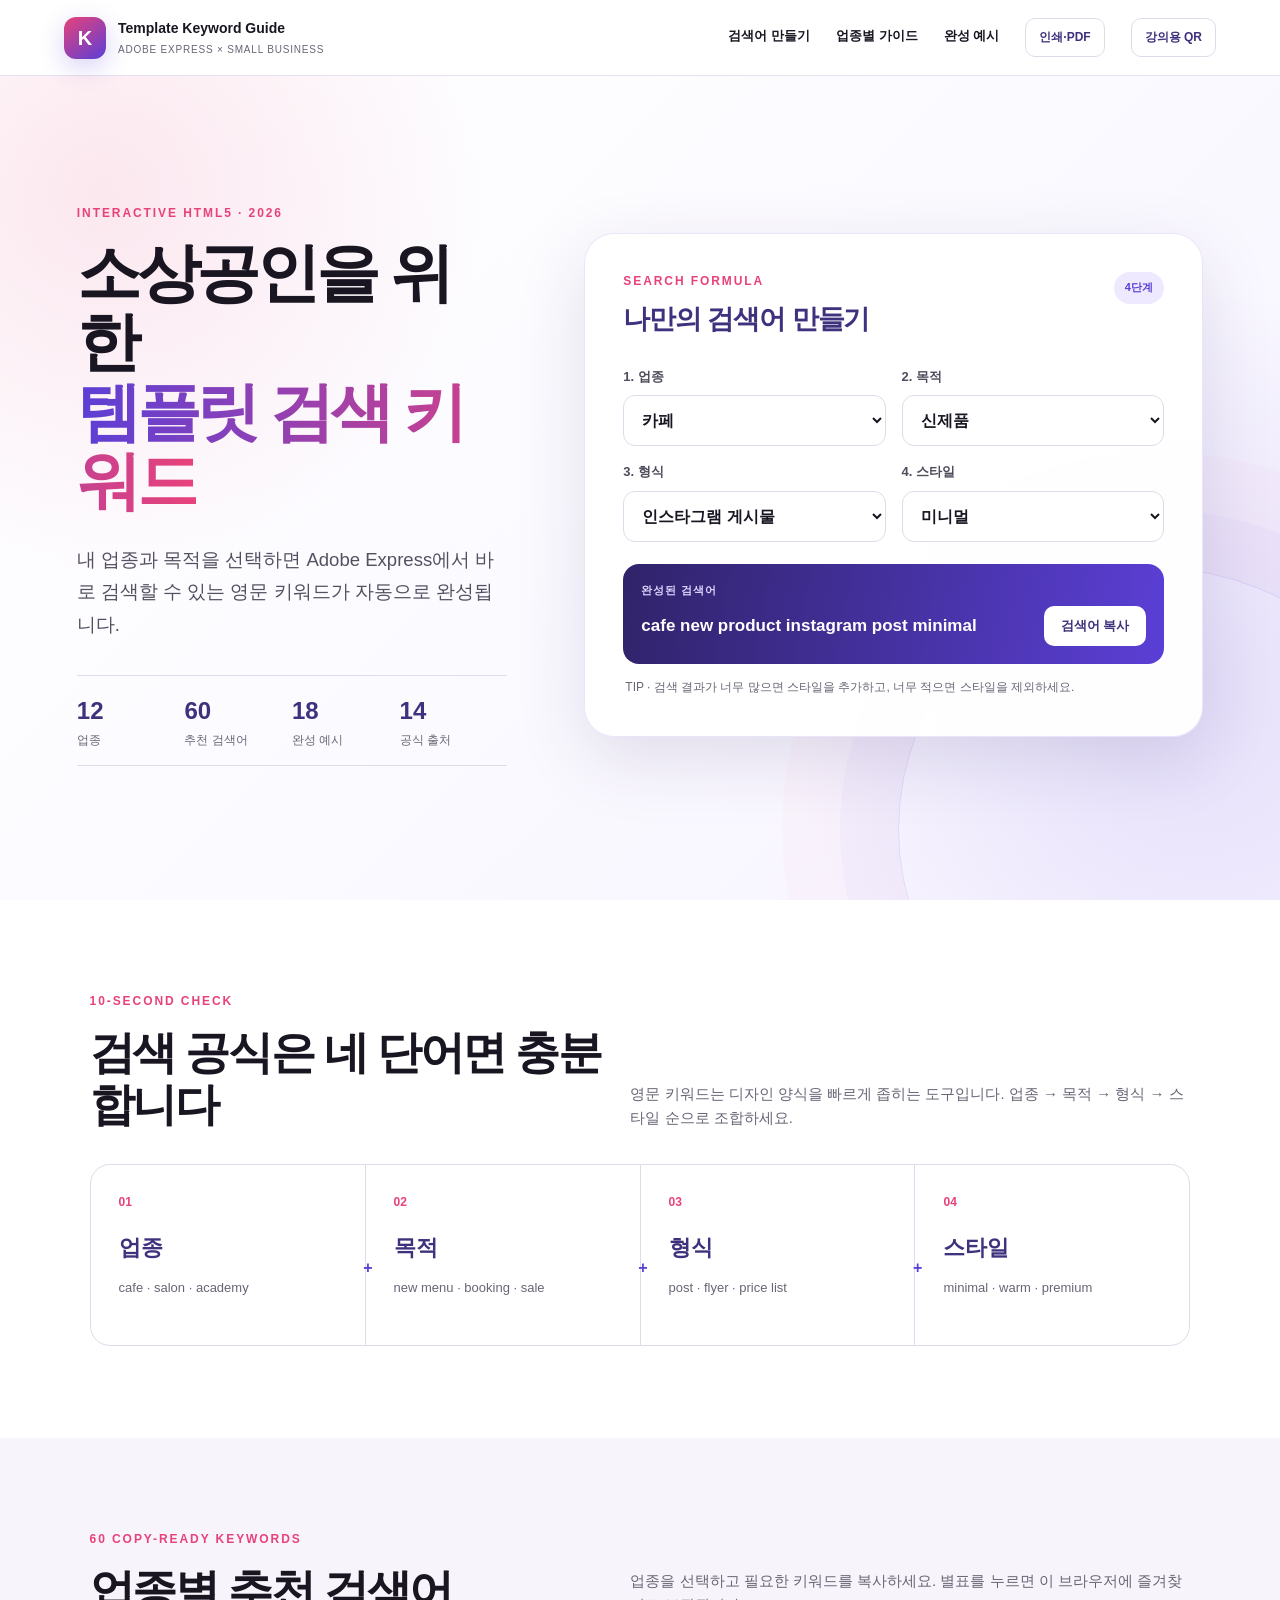
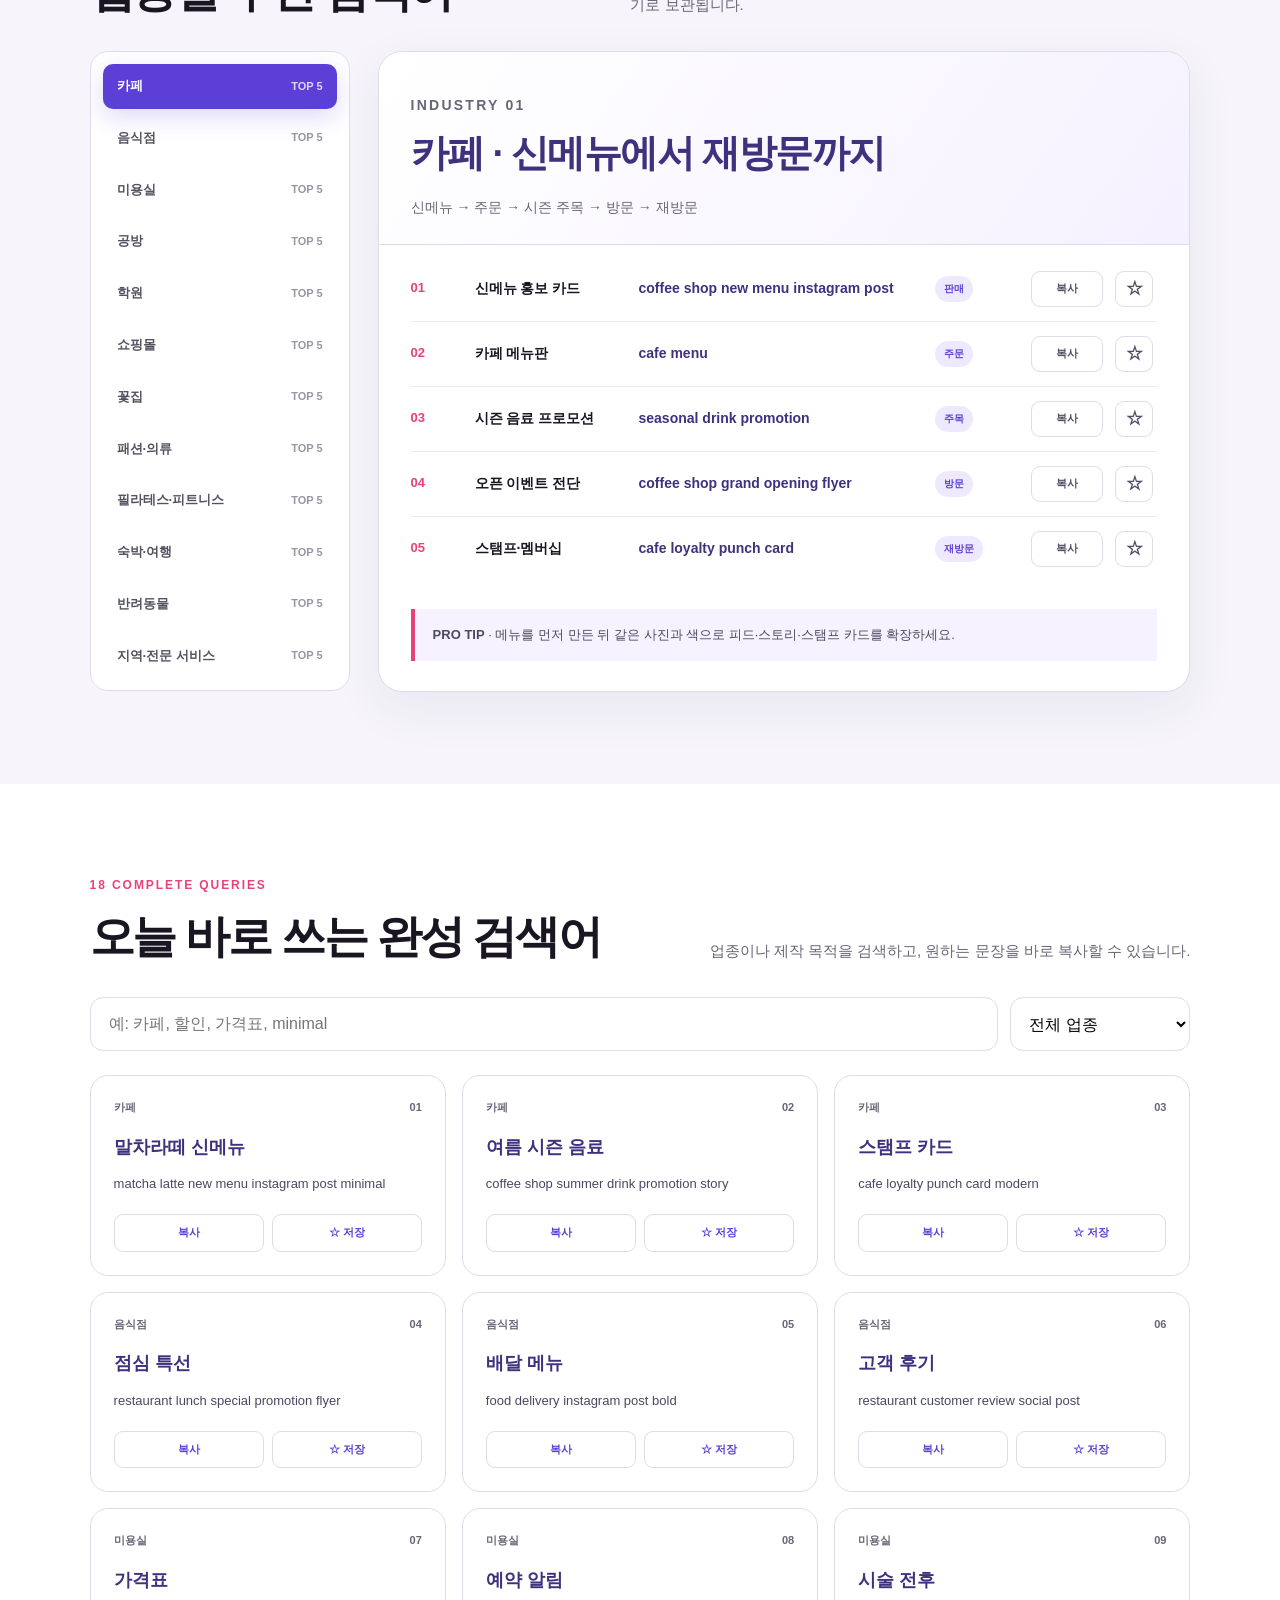
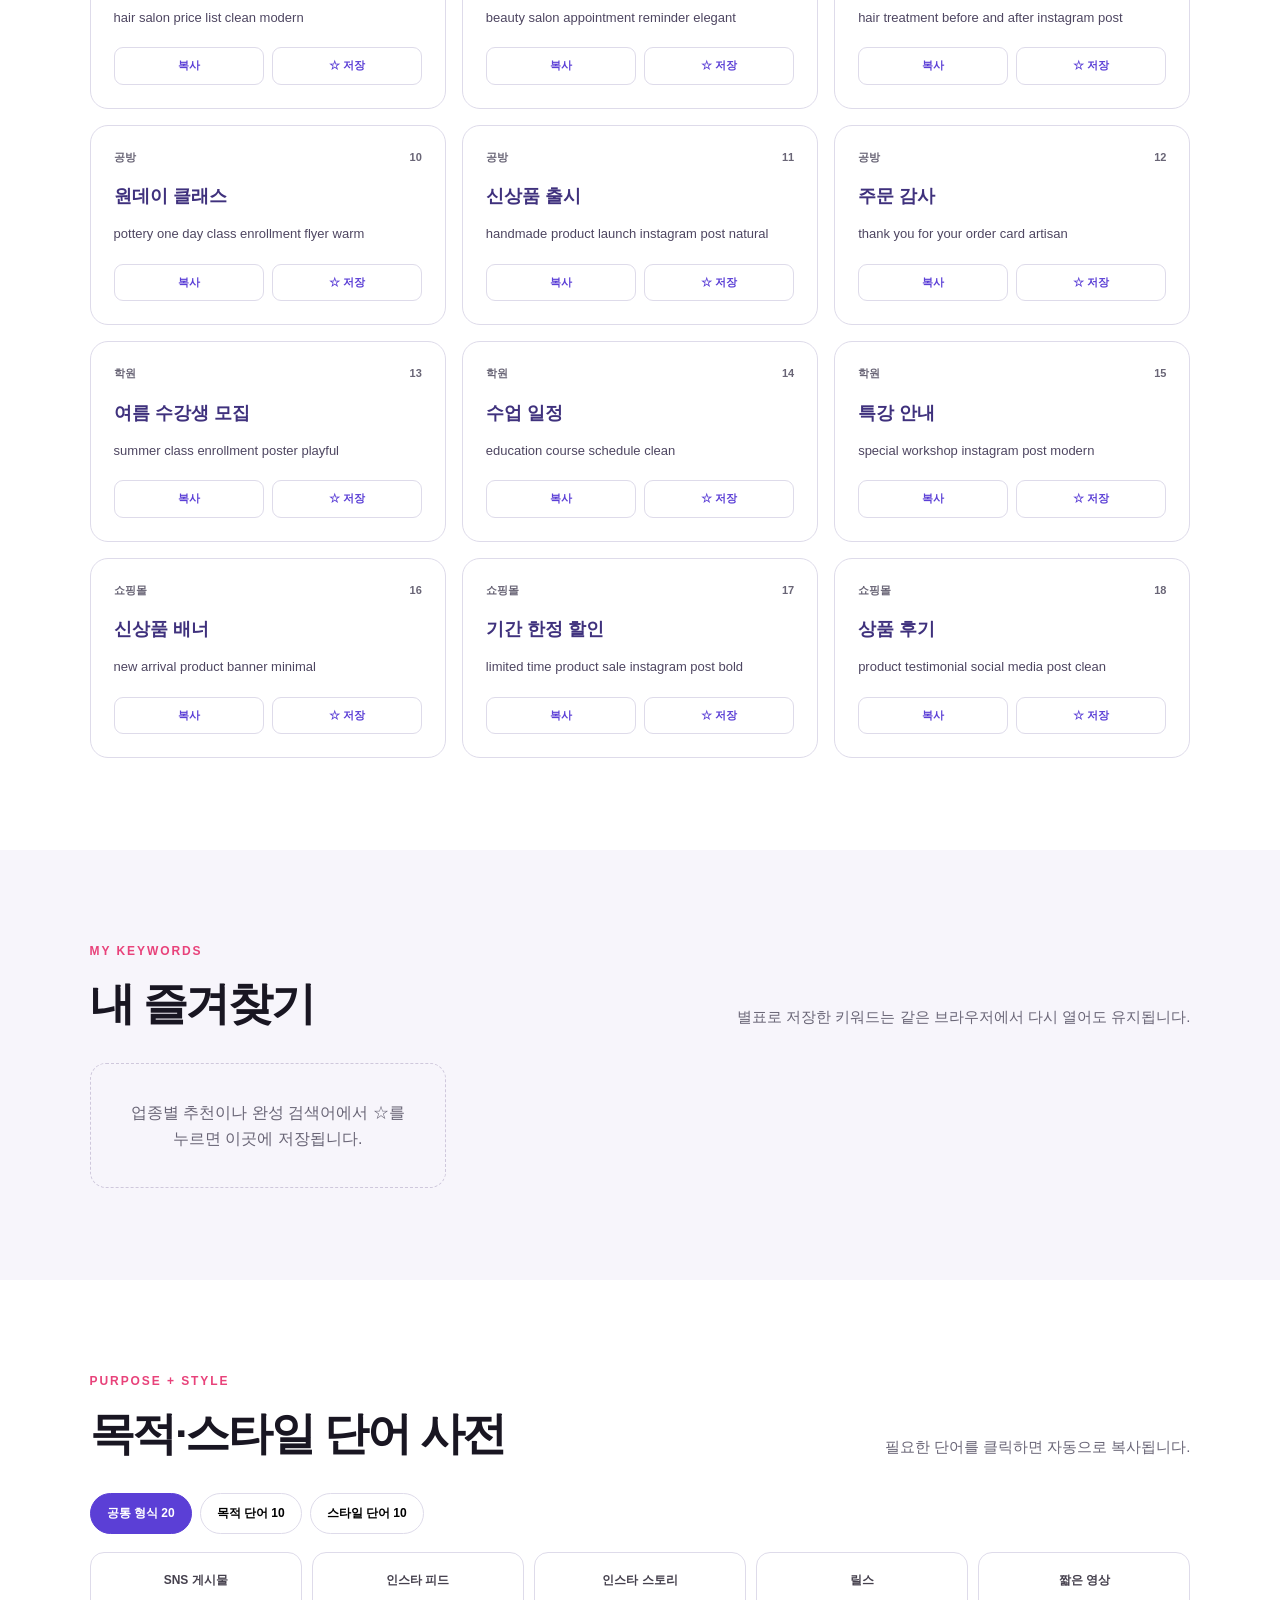
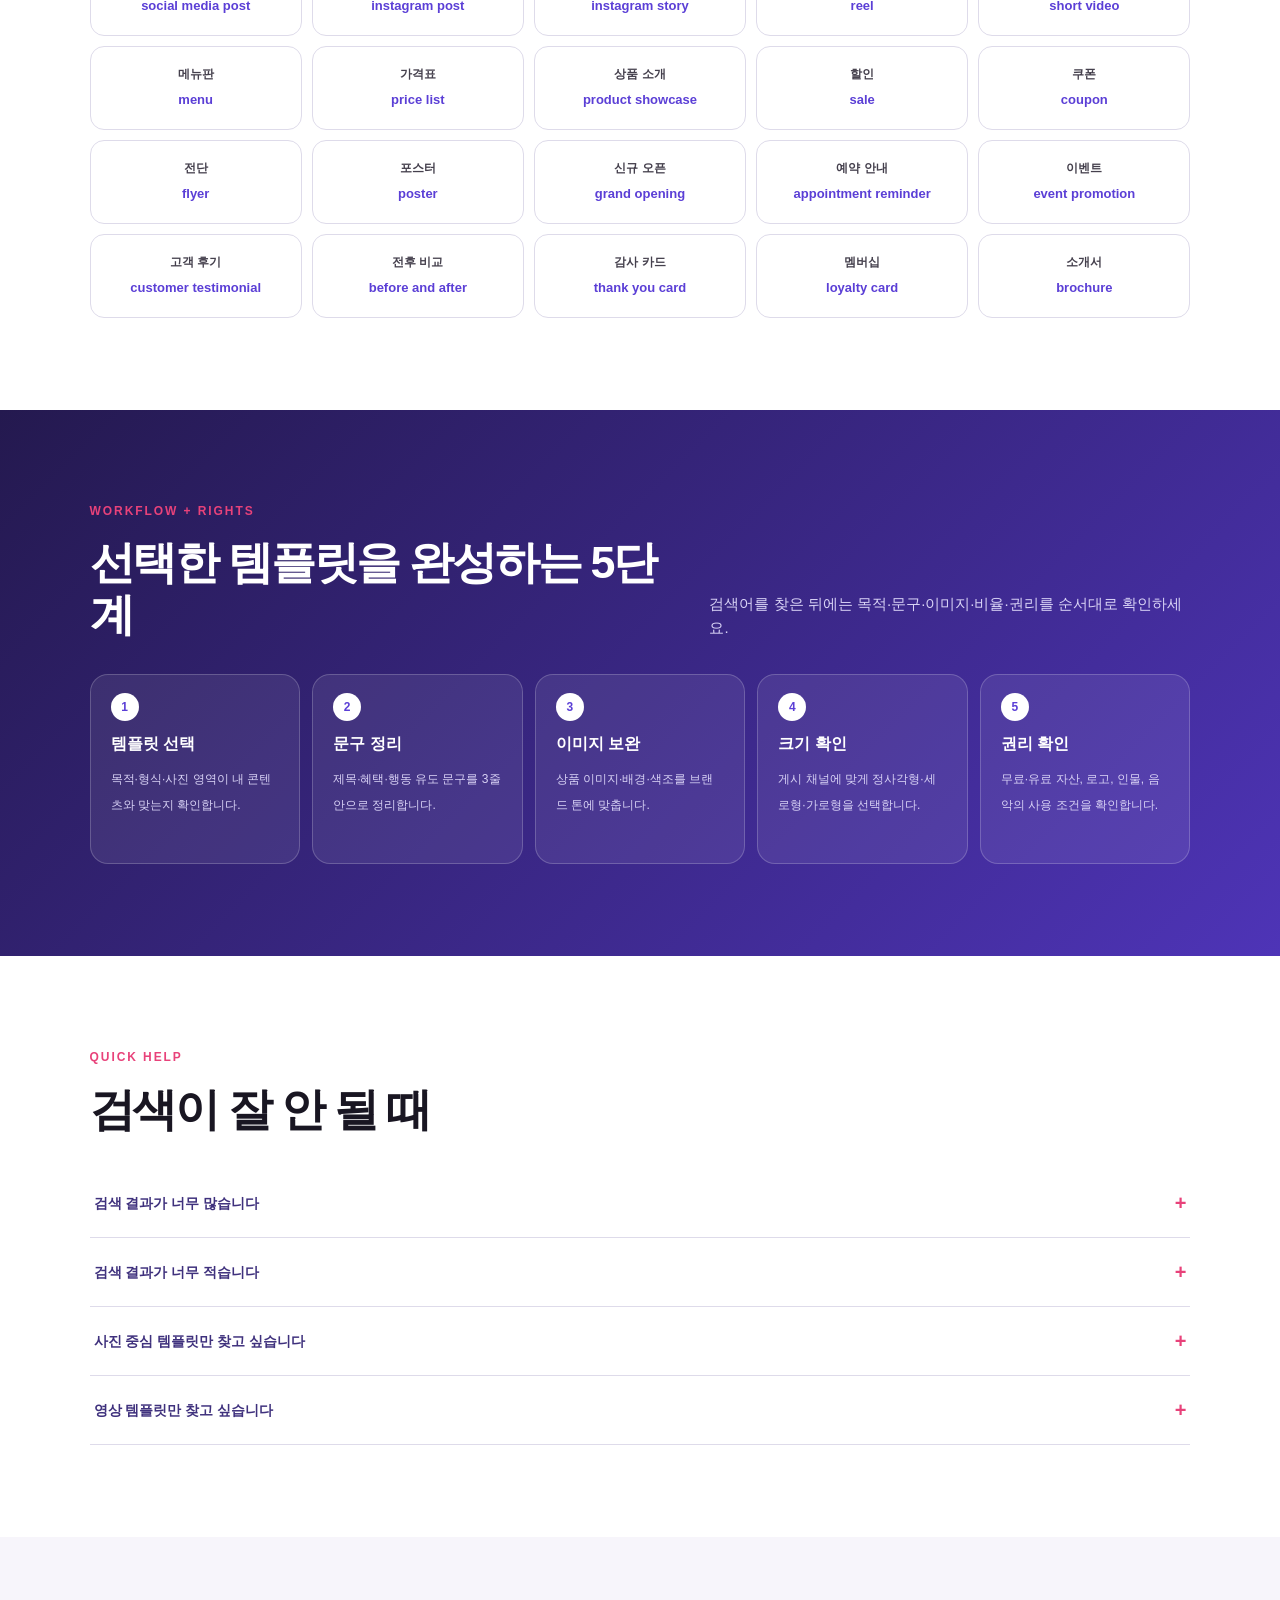
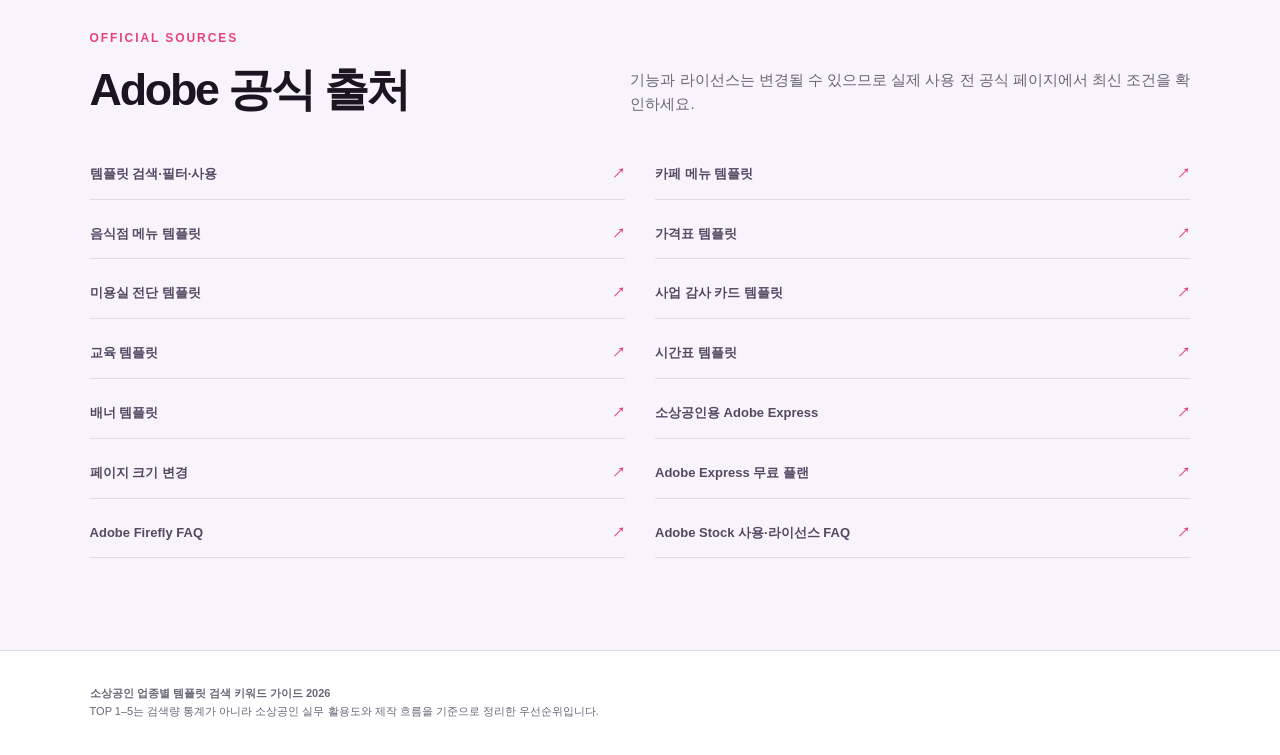
<file: 소상공인_업종별_템플릿_검색키워드_인터랙티브_가이드_2026.html>
<!doctype html>
<html lang="ko">
<head>
  <meta charset="utf-8">
  <meta name="viewport" content="width=device-width, initial-scale=1">
  <meta name="description" content="소상공인이 업종·목적·형식·스타일을 선택해 Adobe Express 템플릿 검색 키워드를 만드는 인터랙티브 가이드">
  <title>소상공인 업종별 템플릿 검색 키워드 가이드 2026</title>
  <style>
    :root {
      --ink:#191622; --muted:#696576; --line:#dedbea; --paper:#fff;
      --soft:#f7f5fb; --purple:#5b3fd6; --purple-dark:#3f317d;
      --purple-soft:#eee9ff; --magenta:#e8427a; --green:#16825d;
      --shadow:0 22px 70px rgba(53,41,104,.13);
    }
    * { box-sizing:border-box; }
    html { scroll-behavior:smooth; }
    body {
      margin:0; background:var(--paper); color:var(--ink);
      font-family:Arial,"Noto Sans KR","Apple SD Gothic Neo",sans-serif;
      line-height:1.6;
    }
    button,input,select { font:inherit; }
    button,a,select { -webkit-tap-highlight-color:transparent; }
    a { color:inherit; text-decoration:none; }
    button { cursor:pointer; }
    .skip-link { position:absolute; left:-9999px; }
    .skip-link:focus { left:16px; top:16px; z-index:100; padding:10px 14px; background:#fff; border:2px solid var(--purple); }
    .topbar {
      position:sticky; z-index:30; top:0; display:flex; min-height:76px;
      align-items:center; justify-content:space-between; padding:10px clamp(20px,5vw,76px);
      border-bottom:1px solid rgba(222,219,234,.76); background:rgba(255,255,255,.94);
      backdrop-filter:blur(16px);
    }
    .brand { display:flex; align-items:center; gap:12px; }
    .brand-mark {
      display:grid; width:42px; height:42px; place-items:center; border-radius:12px;
      background:linear-gradient(145deg,var(--magenta),var(--purple)); color:#fff;
      font-size:20px; font-weight:800; box-shadow:0 8px 26px rgba(91,63,214,.24);
    }
    .brand strong,.brand small { display:block; }
    .brand strong { font-size:14px; }
    .brand small { margin-top:2px; color:var(--muted); font-size:10px; letter-spacing:.08em; text-transform:uppercase; }
    nav { display:flex; gap:26px; align-items:center; font-size:13px; font-weight:700; }
    nav a { padding:9px 0; border-bottom:2px solid transparent; }
    nav a:hover,nav a:focus-visible { border-color:var(--magenta); color:var(--purple); }
    .utility-button {
      padding:9px 13px; border:1px solid var(--line); border-radius:10px;
      background:#fff; color:var(--purple-dark); font-size:12px; font-weight:800;
    }
    .hero {
      position:relative; display:grid; min-height:calc(100vh - 76px); align-items:center;
      grid-template-columns:minmax(0,.82fr) minmax(500px,1.18fr); gap:clamp(38px,6vw,90px);
      overflow:hidden; padding:62px clamp(22px,6vw,96px) 68px;
      background:
        radial-gradient(circle at 8% 14%,rgba(232,66,122,.12),transparent 28%),
        radial-gradient(circle at 92% 74%,rgba(91,63,214,.12),transparent 30%),
        linear-gradient(135deg,#fff 0%,#fbfaff 52%,#f6f2ff 100%);
    }
    .hero::after {
      position:absolute; right:-140px; bottom:-190px; width:520px; height:520px;
      border:1px solid rgba(91,63,214,.14); border-radius:50%;
      box-shadow:0 0 0 58px rgba(91,63,214,.03),0 0 0 116px rgba(232,66,122,.02);
      content:""; pointer-events:none;
    }
    .hero-copy,.builder-card { position:relative; z-index:1; }
    .eyebrow,.mini-label {
      margin:0 0 16px; color:var(--magenta); font-size:12px; font-weight:800; letter-spacing:.16em;
    }
    .hero h1 { margin:0; font-size:clamp(42px,5vw,74px); font-weight:800; letter-spacing:-.065em; line-height:1.08; }
    .hero h1 span {
      background:linear-gradient(90deg,var(--purple),var(--magenta)); background-clip:text; color:transparent;
    }
    .hero-lead { max-width:620px; margin:28px 0 34px; color:#555061; font-size:clamp(17px,1.45vw,21px); line-height:1.75; }
    .hero-stats { display:grid; max-width:560px; grid-template-columns:repeat(4,1fr); border-block:1px solid var(--line); }
    .hero-stats div { padding:16px 12px 15px 0; }
    .hero-stats strong,.hero-stats span { display:block; }
    .hero-stats strong { color:var(--purple-dark); font-size:24px; }
    .hero-stats span { color:var(--muted); font-size:12px; }
    .builder-card {
      padding:clamp(27px,3vw,42px); border:1px solid rgba(91,63,214,.13); border-radius:30px;
      background:rgba(255,255,255,.95); box-shadow:var(--shadow);
    }
    .builder-heading { display:flex; align-items:flex-start; justify-content:space-between; gap:16px; margin-bottom:26px; }
    .builder-heading h2 { margin:0; color:var(--purple-dark); font-size:clamp(24px,2.1vw,34px); letter-spacing:-.04em; }
    .builder-heading .mini-label { margin-bottom:6px; }
    .badge { flex:none; padding:7px 11px; border-radius:999px; background:var(--purple-soft); color:var(--purple); font-size:11px; font-weight:800; }
    .field-grid { display:grid; grid-template-columns:repeat(2,minmax(0,1fr)); gap:16px; }
    .field { display:grid; gap:8px; }
    .field span { color:#504b5b; font-size:13px; font-weight:800; }
    .field select {
      width:100%; min-height:51px; padding:0 40px 0 14px; border:1px solid var(--line);
      border-radius:12px; outline:none; background:#fff; color:var(--ink); font-weight:700;
    }
    .field select:focus,.search-input:focus { border-color:var(--purple); box-shadow:0 0 0 4px rgba(91,63,214,.1); }
    .result-box {
      display:grid; margin-top:22px; padding:18px; border-radius:16px;
      background:linear-gradient(100deg,#302369,var(--purple)); color:#fff;
      grid-template-columns:minmax(0,1fr) auto; gap:6px 15px;
    }
    .result-box span { grid-column:1/-1; color:#dcd5ff; font-size:11px; font-weight:800; letter-spacing:.09em; }
    .result-box strong { align-self:center; overflow-wrap:anywhere; font-size:17px; line-height:1.55; }
    .copy-button {
      min-width:102px; padding:10px 14px; border:0; border-radius:10px;
      background:#fff; color:var(--purple-dark); font-size:13px; font-weight:800;
    }
    .copy-button:hover,.copy-button:focus-visible { background:#f2efff; transform:translateY(-1px); }
    .builder-tip { margin:14px 2px 0; color:var(--muted); font-size:12px; }
    .section { padding:92px clamp(22px,7vw,112px); }
    .section.soft { background:var(--soft); }
    .section.dark {
      background:linear-gradient(135deg,#24194f,#4e34b7); color:#fff;
    }
    .section-head { display:flex; align-items:end; justify-content:space-between; gap:24px; margin-bottom:34px; }
    .section-head h2 { margin:4px 0 0; font-size:clamp(30px,3.5vw,50px); letter-spacing:-.05em; line-height:1.15; }
    .section-head p:not(.mini-label) { max-width:560px; margin:0; color:var(--muted); font-size:15px; }
    .dark .section-head p:not(.mini-label) { color:#d9d3f6; }
    .formula {
      display:grid; grid-template-columns:repeat(4,1fr); gap:1px; overflow:hidden;
      border:1px solid var(--line); border-radius:20px; background:var(--line);
    }
    .formula article { position:relative; min-height:180px; padding:28px; background:#fff; }
    .formula b { display:block; color:var(--magenta); font-size:12px; }
    .formula strong { display:block; margin:18px 0 8px; color:var(--purple-dark); font-size:22px; }
    .formula span { color:var(--muted); font-size:13px; }
    .formula article:not(:last-child)::after { position:absolute; right:-8px; top:50%; z-index:2; content:"+"; color:var(--purple); font-weight:800; }
    .workspace {
      display:grid; grid-template-columns:260px minmax(0,1fr); gap:28px;
    }
    .industry-tabs {
      display:flex; position:sticky; top:96px; align-self:start; flex-direction:column; gap:7px;
      max-height:calc(100vh - 120px); overflow:auto; padding:12px; border:1px solid var(--line);
      border-radius:18px; background:#fff;
    }
    .industry-tab {
      display:flex; align-items:center; justify-content:space-between; gap:10px; width:100%;
      padding:12px 14px; border:0; border-radius:10px; background:transparent; color:#56515f;
      text-align:left; font-size:13px; font-weight:800;
    }
    .industry-tab span { color:#9a95a5; font-size:11px; }
    .industry-tab:hover,.industry-tab:focus-visible { background:var(--soft); color:var(--purple); }
    .industry-tab.active { background:var(--purple); color:#fff; box-shadow:0 8px 24px rgba(91,63,214,.2); }
    .industry-tab.active span { color:#ddd7ff; }
    .industry-panel {
      overflow:hidden; border:1px solid var(--line); border-radius:24px; background:#fff; box-shadow:0 16px 50px rgba(47,38,81,.07);
    }
    .panel-intro { padding:30px 32px 25px; background:linear-gradient(125deg,#fff,#f5f1ff); border-bottom:1px solid var(--line); }
    .panel-intro .mini-label { margin-bottom:7px; }
    .panel-intro h3 { margin:0; color:var(--purple-dark); font-size:clamp(25px,3vw,38px); letter-spacing:-.04em; }
    .panel-intro p { margin:12px 0 0; color:var(--muted); font-size:14px; }
    .keyword-list { padding:12px 32px 28px; }
    .keyword-row {
      display:grid; grid-template-columns:52px minmax(150px,.8fr) minmax(260px,1.5fr) 84px 72px 42px;
      align-items:center; gap:12px; padding:14px 0; border-bottom:1px solid #ece9f2;
    }
    .keyword-row:last-child { border-bottom:0; }
    .rank { color:var(--magenta); font-size:13px; font-weight:800; }
    .deliverable { font-size:14px; font-weight:800; }
    .keyword { color:var(--purple-dark); font-size:14px; font-weight:800; overflow-wrap:anywhere; }
    .goal { justify-self:start; padding:5px 9px; border-radius:999px; background:var(--purple-soft); color:var(--purple); font-size:10px; font-weight:800; }
    .small-copy,.favorite {
      min-height:36px; border:1px solid var(--line); border-radius:9px; background:#fff; color:#544d66; font-size:11px; font-weight:800;
    }
    .small-copy:hover,.small-copy:focus-visible,.favorite:hover,.favorite:focus-visible { border-color:var(--purple); color:var(--purple); }
    .favorite { width:38px; font-size:17px; }
    .favorite.saved { border-color:#f2b8ca; background:#fff0f5; color:var(--magenta); }
    .panel-tip { margin:0 32px 30px; padding:16px 18px; border-left:4px solid var(--magenta); background:#f6f2ff; color:#4f4960; font-size:13px; }
    .search-bar { display:flex; gap:12px; margin-bottom:24px; }
    .search-input {
      flex:1; min-height:54px; padding:0 18px; border:1px solid var(--line); border-radius:13px; outline:none; background:#fff;
    }
    .filter-select { min-width:180px; padding:0 14px; border:1px solid var(--line); border-radius:13px; background:#fff; }
    .recipe-grid { display:grid; grid-template-columns:repeat(3,minmax(0,1fr)); gap:16px; }
    .recipe-card {
      display:flex; min-height:190px; flex-direction:column; justify-content:space-between;
      padding:23px; border:1px solid var(--line); border-radius:18px; background:#fff;
      transition:transform .18s ease,box-shadow .18s ease,border-color .18s ease;
    }
    .recipe-card:hover { transform:translateY(-3px); border-color:#cfc5fb; box-shadow:0 16px 36px rgba(72,52,145,.1); }
    .recipe-meta { display:flex; justify-content:space-between; color:var(--muted); font-size:11px; font-weight:800; }
    .recipe-card h3 { margin:16px 0 9px; color:var(--purple-dark); font-size:18px; }
    .recipe-card code { color:#4e4661; font-family:inherit; font-size:13px; line-height:1.65; overflow-wrap:anywhere; }
    .card-actions { display:flex; gap:8px; margin-top:18px; }
    .card-actions button { flex:1; padding:9px; border:1px solid var(--line); border-radius:9px; background:#fff; color:var(--purple); font-size:11px; font-weight:800; }
    .favorites-empty { padding:36px; border:1px dashed #cfc8dc; border-radius:16px; color:var(--muted); text-align:center; }
    .glossary-tabs { display:flex; gap:8px; margin-bottom:18px; }
    .glossary-tabs button { padding:10px 16px; border:1px solid var(--line); border-radius:999px; background:#fff; font-size:12px; font-weight:800; }
    .glossary-tabs button.active { border-color:var(--purple); background:var(--purple); color:#fff; }
    .glossary-grid { display:grid; grid-template-columns:repeat(5,1fr); gap:10px; }
    .glossary-item { padding:18px; border:1px solid var(--line); border-radius:14px; background:#fff; }
    .glossary-item b { display:block; color:#45404d; font-size:12px; }
    .glossary-item span { display:block; margin-top:6px; color:var(--purple); font-size:13px; font-weight:800; overflow-wrap:anywhere; }
    .checklist { display:grid; grid-template-columns:repeat(5,1fr); gap:12px; counter-reset:steps; }
    .check-item { position:relative; min-height:190px; padding:56px 20px 22px; border:1px solid rgba(255,255,255,.2); border-radius:18px; background:rgba(255,255,255,.08); }
    .check-item::before {
      position:absolute; top:18px; left:20px; display:grid; width:28px; height:28px; place-items:center;
      border-radius:50%; background:#fff; color:var(--purple); counter-increment:steps; content:counter(steps); font-size:12px; font-weight:800;
    }
    .check-item strong { display:block; margin-bottom:8px; }
    .check-item span { color:#d9d3f6; font-size:12px; }
    details { border-bottom:1px solid var(--line); }
    summary { display:flex; align-items:center; justify-content:space-between; padding:18px 4px; cursor:pointer; color:var(--purple-dark); font-size:14px; font-weight:800; }
    summary::after { content:"+"; color:var(--magenta); font-size:20px; }
    details[open] summary::after { content:"−"; }
    details p { margin:0 4px 18px; color:var(--muted); font-size:13px; }
    .source-list { display:grid; grid-template-columns:repeat(2,1fr); gap:10px 30px; }
    .source-list a { display:flex; align-items:center; justify-content:space-between; gap:14px; padding:14px 0; border-bottom:1px solid var(--line); color:#514a63; font-size:13px; font-weight:700; }
    .source-list a::after { content:"↗"; color:var(--magenta); }
    .source-list a:hover,.source-list a:focus-visible { color:var(--purple); }
    footer { padding:34px clamp(22px,7vw,112px); border-top:1px solid var(--line); color:var(--muted); font-size:11px; }
    .toast {
      position:fixed; z-index:100; right:24px; bottom:24px; padding:13px 18px; border-radius:12px;
      background:#211943; color:#fff; box-shadow:var(--shadow); opacity:0; transform:translateY(12px); pointer-events:none;
      transition:.2s ease;
    }
    .toast.show { opacity:1; transform:translateY(0); }
    .hide { display:none!important; }
    :focus-visible { outline:3px solid rgba(91,63,214,.26); outline-offset:3px; }
    @media (max-width:1050px) {
      .hero { min-height:auto; grid-template-columns:1fr; }
      .builder-card { max-width:820px; }
      .formula { grid-template-columns:repeat(2,1fr); }
      .workspace { grid-template-columns:1fr; }
      .industry-tabs { position:static; flex-direction:row; overflow:auto; border:0; padding:0 0 8px; }
      .industry-tab { flex:0 0 auto; width:auto; }
      .recipe-grid { grid-template-columns:repeat(2,1fr); }
      .glossary-grid { grid-template-columns:repeat(3,1fr); }
      .checklist { grid-template-columns:repeat(3,1fr); }
    }
    @media (max-width:720px) {
      .topbar { position:relative; }
      nav a { display:none; }
      nav .utility-button { display:block; }
      .hero { padding:52px 20px; gap:42px; }
      .hero h1 { font-size:clamp(39px,12vw,57px); }
      .hero-stats { grid-template-columns:repeat(2,1fr); }
      .field-grid,.source-list { grid-template-columns:1fr; }
      .builder-card { padding:24px 18px; border-radius:23px; }
      .result-box { grid-template-columns:1fr; }
      .section { padding:66px 20px; }
      .section-head { align-items:flex-start; flex-direction:column; }
      .formula,.recipe-grid,.glossary-grid,.checklist { grid-template-columns:1fr; }
      .formula article:not(:last-child)::after { display:none; }
      .panel-intro,.keyword-list { padding-inline:20px; }
      .keyword-row { grid-template-columns:35px minmax(0,1fr) 42px; gap:9px; }
      .keyword-row .deliverable { grid-column:2; }
      .keyword-row .keyword { grid-column:2; }
      .keyword-row .goal { display:none; }
      .keyword-row .small-copy { grid-column:3; grid-row:1/3; font-size:0; }
      .keyword-row .small-copy::after { content:"복사"; font-size:10px; }
      .favorite { grid-column:3; grid-row:2; }
      .panel-tip { margin-inline:20px; }
      .search-bar { flex-direction:column; }
      .filter-select { min-height:50px; }
    }
    @media print {
      .topbar,.builder-card,.search-bar,.glossary-tabs,.card-actions,.small-copy,.favorite,.toast { display:none!important; }
      .hero { min-height:auto; display:block; padding:40px; }
      .section { padding:40px; break-inside:avoid; }
      .industry-tabs { display:none; }
      .workspace { grid-template-columns:1fr; }
      .recipe-grid { grid-template-columns:repeat(2,1fr); }
    }
    @media (prefers-reduced-motion:reduce) { html { scroll-behavior:auto; } * { transition:none!important; } }
  </style>
</head>
<body>
  <a class="skip-link" href="#main">본문으로 이동</a>
  <header class="topbar">
    <a class="brand" href="#top" aria-label="처음으로 이동">
      <span class="brand-mark">K</span>
      <span><strong>Template Keyword Guide</strong><small>Adobe Express × Small Business</small></span>
    </a>
    <nav aria-label="주요 메뉴">
      <a href="#builder">검색어 만들기</a><a href="#industry-guide">업종별 가이드</a><a href="#recipes">완성 예시</a>
      <button class="utility-button" type="button" onclick="window.print()">인쇄·PDF</button>
      <button class="utility-button" type="button" onclick="openQRWindow()">강의용 QR</button>
    </nav>
  </header>

  <main id="main">
    <section class="hero" id="top">
      <div class="hero-copy">
        <p class="eyebrow">INTERACTIVE HTML5 · 2026</p>
        <h1>소상공인을 위한<br><span>템플릿 검색 키워드</span></h1>
        <p class="hero-lead">내 업종과 목적을 선택하면 Adobe Express에서 바로 검색할 수 있는 영문 키워드가 자동으로 완성됩니다.</p>
        <div class="hero-stats" aria-label="가이드 구성">
          <div><strong>12</strong><span>업종</span></div><div><strong>60</strong><span>추천 검색어</span></div>
          <div><strong>18</strong><span>완성 예시</span></div><div><strong>14</strong><span>공식 출처</span></div>
        </div>
      </div>
      <div class="builder-card" id="builder">
        <div class="builder-heading">
          <div><p class="mini-label">SEARCH FORMULA</p><h2>나만의 검색어 만들기</h2></div><span class="badge">4단계</span>
        </div>
        <div class="field-grid">
          <label class="field"><span>1. 업종</span><select id="industry-select"></select></label>
          <label class="field"><span>2. 목적</span><select id="purpose-select"></select></label>
          <label class="field"><span>3. 형식</span><select id="format-select"></select></label>
          <label class="field"><span>4. 스타일</span><select id="style-select"></select></label>
        </div>
        <div class="result-box" aria-live="polite">
          <span>완성된 검색어</span><strong id="query-output"></strong>
          <button class="copy-button" type="button" data-copy-target="query-output">검색어 복사</button>
        </div>
        <p class="builder-tip">TIP · 검색 결과가 너무 많으면 스타일을 추가하고, 너무 적으면 스타일을 제외하세요.</p>
      </div>
    </section>

    <section class="section" aria-labelledby="formula-title">
      <div class="section-head">
        <div><p class="mini-label">10-SECOND CHECK</p><h2 id="formula-title">검색 공식은 네 단어면 충분합니다</h2></div>
        <p>영문 키워드는 디자인 양식을 빠르게 좁히는 도구입니다. 업종 → 목적 → 형식 → 스타일 순으로 조합하세요.</p>
      </div>
      <div class="formula">
        <article><b>01</b><strong>업종</strong><span>cafe · salon · academy</span></article>
        <article><b>02</b><strong>목적</strong><span>new menu · booking · sale</span></article>
        <article><b>03</b><strong>형식</strong><span>post · flyer · price list</span></article>
        <article><b>04</b><strong>스타일</strong><span>minimal · warm · premium</span></article>
      </div>
    </section>

    <section class="section soft" id="industry-guide" aria-labelledby="industry-title">
      <div class="section-head">
        <div><p class="mini-label">60 COPY-READY KEYWORDS</p><h2 id="industry-title">업종별 추천 검색어</h2></div>
        <p>업종을 선택하고 필요한 키워드를 복사하세요. 별표를 누르면 이 브라우저에 즐겨찾기로 보관됩니다.</p>
      </div>
      <div class="workspace">
        <div class="industry-tabs" id="industry-tabs" role="tablist" aria-label="업종 선택"></div>
        <div class="industry-panel" id="industry-panel" role="tabpanel"></div>
      </div>
    </section>

    <section class="section" id="recipes" aria-labelledby="recipe-title">
      <div class="section-head">
        <div><p class="mini-label">18 COMPLETE QUERIES</p><h2 id="recipe-title">오늘 바로 쓰는 완성 검색어</h2></div>
        <p>업종이나 제작 목적을 검색하고, 원하는 문장을 바로 복사할 수 있습니다.</p>
      </div>
      <div class="search-bar">
        <input class="search-input" id="recipe-search" type="search" placeholder="예: 카페, 할인, 가격표, minimal" aria-label="완성 검색어 찾기">
        <select class="filter-select" id="recipe-filter" aria-label="업종별 필터">
          <option value="all">전체 업종</option>
        </select>
      </div>
      <div class="recipe-grid" id="recipe-grid"></div>
    </section>

    <section class="section soft" id="favorites" aria-labelledby="favorite-title">
      <div class="section-head">
        <div><p class="mini-label">MY KEYWORDS</p><h2 id="favorite-title">내 즐겨찾기</h2></div>
        <p>별표로 저장한 키워드는 같은 브라우저에서 다시 열어도 유지됩니다.</p>
      </div>
      <div class="recipe-grid" id="favorite-grid"></div>
    </section>

    <section class="section" aria-labelledby="glossary-title">
      <div class="section-head">
        <div><p class="mini-label">PURPOSE + STYLE</p><h2 id="glossary-title">목적·스타일 단어 사전</h2></div>
        <p>필요한 단어를 클릭하면 자동으로 복사됩니다.</p>
      </div>
      <div class="glossary-tabs" role="tablist">
        <button class="active" type="button" data-glossary="common">공통 형식 20</button>
        <button type="button" data-glossary="purpose">목적 단어 10</button>
        <button type="button" data-glossary="style">스타일 단어 10</button>
      </div>
      <div class="glossary-grid" id="glossary-grid"></div>
    </section>

    <section class="section dark" aria-labelledby="workflow-title">
      <div class="section-head">
        <div><p class="mini-label">WORKFLOW + RIGHTS</p><h2 id="workflow-title">선택한 템플릿을 완성하는 5단계</h2></div>
        <p>검색어를 찾은 뒤에는 목적·문구·이미지·비율·권리를 순서대로 확인하세요.</p>
      </div>
      <div class="checklist">
        <article class="check-item"><strong>템플릿 선택</strong><span>목적·형식·사진 영역이 내 콘텐츠와 맞는지 확인합니다.</span></article>
        <article class="check-item"><strong>문구 정리</strong><span>제목·혜택·행동 유도 문구를 3줄 안으로 정리합니다.</span></article>
        <article class="check-item"><strong>이미지 보완</strong><span>상품 이미지·배경·색조를 브랜드 톤에 맞춥니다.</span></article>
        <article class="check-item"><strong>크기 확인</strong><span>게시 채널에 맞게 정사각형·세로형·가로형을 선택합니다.</span></article>
        <article class="check-item"><strong>권리 확인</strong><span>무료·유료 자산, 로고, 인물, 음악의 사용 조건을 확인합니다.</span></article>
      </div>
    </section>

    <section class="section" aria-labelledby="faq-title">
      <div class="section-head"><div><p class="mini-label">QUICK HELP</p><h2 id="faq-title">검색이 잘 안 될 때</h2></div></div>
      <details><summary>검색 결과가 너무 많습니다</summary><p>형식 또는 목적을 하나 더 넣으세요. 예: cafe → cafe menu → cafe new menu instagram post.</p></details>
      <details><summary>검색 결과가 너무 적습니다</summary><p>마지막 스타일 단어를 빼고, 업종의 유사어를 바꿔보세요. 예: cafe ↔ coffee shop, salon ↔ beauty salon.</p></details>
      <details><summary>사진 중심 템플릿만 찾고 싶습니다</summary><p>검색어 끝에 photo, product, menu를 추가하면 사진 영역이 큰 결과를 찾는 데 도움이 됩니다.</p></details>
      <details><summary>영상 템플릿만 찾고 싶습니다</summary><p>reel, short video, promo video를 형식 단어로 사용하세요.</p></details>
    </section>

    <section class="section soft" id="sources" aria-labelledby="source-title">
      <div class="section-head">
        <div><p class="mini-label">OFFICIAL SOURCES</p><h2 id="source-title">Adobe 공식 출처</h2></div>
        <p>기능과 라이선스는 변경될 수 있으므로 실제 사용 전 공식 페이지에서 최신 조건을 확인하세요.</p>
      </div>
      <div class="source-list" id="source-list"></div>
    </section>
  </main>

  <footer>
    <strong>소상공인 업종별 템플릿 검색 키워드 가이드 2026</strong><br>
    TOP 1–5는 검색량 통계가 아니라 소상공인 실무 활용도와 제작 흐름을 기준으로 정리한 우선순위입니다.
  </footer>
  <div class="toast" id="toast" role="status" aria-live="polite">복사했습니다.</div>

  <script>
    const builderData = {
      industries:[["카페","cafe"],["음식점","restaurant"],["미용실","beauty salon"],["공방","handmade"],["학원","education"],["쇼핑몰","online shop"],["꽃집","flower shop"],["패션·의류","fashion"],["필라테스·피트니스","fitness"],["숙박·여행","hotel"],["반려동물","pet care"],["지역·전문 서비스","local business"]],
      purposes:[["신제품","new product"],["할인","sale"],["예약","appointment"],["모집","enrollment"],["신규 오픈","grand opening"],["후기","testimonial"],["감사","thank you"],["재방문","loyalty"],["기간 한정","limited time"],["조기 신청","early bird"]],
      formats:[["인스타그램 게시물","instagram post"],["인스타그램 스토리","instagram story"],["전단","flyer"],["포스터","poster"],["메뉴판","menu"],["가격표","price list"],["배너","banner"],["브로슈어","brochure"],["짧은 영상","short video"],["카드","card"]],
      styles:[["미니멀","minimal"],["현대적","modern"],["고급","premium"],["따뜻한","warm"],["자연스러운","natural"],["편집디자인","editorial"],["대담한","bold"],["경쾌한","playful"],["파스텔","pastel"],["소박한","rustic"]]
    };
    const industries = [
      {name:"카페",title:"신메뉴에서 재방문까지",flow:"신메뉴 → 주문 → 시즌 주목 → 방문 → 재방문",tip:"메뉴를 먼저 만든 뒤 같은 사진과 색으로 피드·스토리·스탬프 카드를 확장하세요.",rows:[["신메뉴 홍보 카드","coffee shop new menu instagram post","판매"],["카페 메뉴판","cafe menu","주문"],["시즌 음료 프로모션","seasonal drink promotion","주목"],["오픈 이벤트 전단","coffee shop grand opening flyer","방문"],["스탬프·멤버십","cafe loyalty punch card","재방문"]]},
      {name:"음식점",title:"메뉴 선택과 주문을 빠르게",flow:"주문 → 유입 → 방문 → 배달 주문 → 신뢰",tip:"대표 메뉴 사진을 중심에 두고 메뉴판 → SNS → 이벤트 순으로 변형하세요.",rows:[["음식점 메뉴판","restaurant menu","주문"],["대표 메뉴 SNS","food instagram post","유입"],["할인·이벤트 전단","restaurant promotion flyer","방문"],["배달 메뉴 홍보","food delivery instagram post","주문"],["고객 후기 카드","restaurant customer testimonial post","신뢰"]]},
      {name:"미용실",title:"가격·결과·예약을 한눈에",flow:"문의 감소 → 예약 → 결과 증명 → 신규 방문 → 재방문",tip:"가격표로 문의를 줄이고, 전후 비교 카드는 동일한 각도와 조명으로 정리하세요.",rows:[["가격표","beauty salon price list","문의"],["시술 프로모션","hair salon promotion instagram post","예약"],["전후 비교 카드","beauty before and after instagram post","신뢰"],["신규 오픈 전단","beauty salon grand opening flyer","방문"],["예약 안내 카드","salon appointment reminder card","재방문"]]},
      {name:"공방",title:"클래스 모집과 상품 판매를 분리",flow:"모집 → 판매 → 방문 → 브랜드 → 재구매",tip:"클래스 모집과 상품 판매를 따로 검색하면 목적에 맞는 구성을 더 빨리 찾을 수 있습니다.",rows:[["클래스 모집","pottery class flyer","모집"],["핸드메이드 상품 홍보","handmade product instagram post","판매"],["플리마켓 포스터","handmade market poster","방문"],["브랜드 소개 카드","handmade brand story instagram post","브랜딩"],["주문 감사 카드","thank you for your order card handmade","재구매"]]},
      {name:"학원",title:"모집과 운영 정보를 명확하게",flow:"모집 → 강좌 안내 → 일정 → 신청 → 신뢰",tip:"모집·일정·특강을 각각 검색한 뒤 같은 색과 제목 체계로 묶으세요.",rows:[["수강생 모집","class enrollment poster","모집"],["강좌 안내 전단","education course flyer","안내"],["수업 일정표","class schedule","운영"],["특강 SNS 카드","workshop instagram post","신청"],["학원 소개 브로슈어","education brochure","신뢰"]]},
      {name:"쇼핑몰",title:"상품 발견에서 재구매까지",flow:"판매 → 주목 → 전환 → 신뢰 → 재구매",tip:"상품 출시 → 할인 → 후기 → 쿠폰의 흐름으로 하나의 캠페인 세트를 만드세요.",rows:[["상품 할인 카드","product sale instagram post","판매"],["신상품 출시","product launch instagram post","주목"],["상세페이지 배너","ecommerce product banner","전환"],["고객 후기 카드","product testimonial instagram post","신뢰"],["감사·쿠폰 카드","thank you for your order coupon card","재구매"]]},
      {name:"꽃집",title:"행사와 계절 수요를 빠르게",flow:"홍보 → 가격 → 클래스 → 배송 → 오픈",tip:"꽃다발·클래스·배송처럼 구매 상황을 먼저 정하면 결과를 빠르게 좁힐 수 있습니다.",rows:[["꽃집 프로모션","flower shop promotion instagram post","홍보"],["꽃다발 가격표","bouquet price list","판매"],["플라워 클래스","flower workshop flyer","모집"],["꽃 배송 안내","flower delivery social media post","주문"],["신규 오픈","flower shop grand opening flyer","방문"]]},
      {name:"패션·의류",title:"신상품과 스타일 제안을 분리",flow:"할인 → 신상품 → 방문 → 판매 → 스타일",tip:"상품 배너와 스타일 가이드를 분리하면 판매용과 브랜딩용 결과를 구분할 수 있습니다.",rows:[["시즌 할인","fashion sale instagram post","판매"],["신규 컬렉션","new collection lookbook","주목"],["매장 프로모션","clothing store promotion flyer","방문"],["상품 배너","fashion product banner","전환"],["스타일 가이드","style guide social media post","브랜딩"]]},
      {name:"필라테스·피트니스",title:"클래스·멤버십·후기를 연결",flow:"홍보 → 멤버십 → 일정 → 후기 → 참여",tip:"수업 모집과 멤버십 판매를 분리하고 후기 카드로 신뢰를 보완하세요.",rows:[["수업 프로모션","pilates class promotion","홍보"],["멤버십 전단","fitness membership flyer","판매"],["수업 시간표","fitness class schedule","운영"],["고객 후기","client testimonial fitness post","신뢰"],["웰니스 챌린지","wellness challenge instagram post","참여"]]},
      {name:"숙박·여행",title:"가격·후기·지역 정보를 한 번에",flow:"홍보 → 가격 → 패키지 → 후기 → 안내",tip:"객실 판매 자료와 지역 가이드를 나누면 예약 전후 고객 경험을 연결할 수 있습니다.",rows:[["호텔 프로모션","hotel promotion instagram post","홍보"],["객실 가격표","room rate price list","판매"],["여행 패키지","travel package flyer","예약"],["고객 후기","guest review testimonial post","신뢰"],["지역 여행 가이드","local travel guide brochure","안내"]]},
      {name:"반려동물",title:"서비스 가격과 예약을 명확하게",flow:"가격 → 홍보 → 서비스 → 정보 → 예약",tip:"미용·돌봄·예약을 각각 검색하면 전문 서비스별 자료를 쉽게 만들 수 있습니다.",rows:[["미용 가격표","pet grooming price list","가격"],["펫숍 프로모션","pet shop promotion instagram post","홍보"],["돌봄 서비스","pet care service flyer","판매"],["반려동물 팁","pet care tips instagram post","정보"],["예약 안내","pet appointment reminder","예약"]]},
      {name:"지역·전문 서비스",title:"가격·예약·신뢰를 중심으로",flow:"홍보 → 가격 → 예약 → 후기 → 소개",tip:"업종이 세부적일수록 서비스명과 지역명을 추가해 결과를 좁히세요.",rows:[["지역 사업 전단","local business flyer","홍보"],["서비스 가격표","service price list","가격"],["예약 알림","appointment reminder card","예약"],["고객 후기","client testimonial social post","신뢰"],["사업 소개서","small business brochure","소개"]]}
    ];
    const recipes = [
      ["카페","말차라떼 신메뉴","matcha latte new menu instagram post minimal"],["카페","여름 시즌 음료","coffee shop summer drink promotion story"],["카페","스탬프 카드","cafe loyalty punch card modern"],
      ["음식점","점심 특선","restaurant lunch special promotion flyer"],["음식점","배달 메뉴","food delivery instagram post bold"],["음식점","고객 후기","restaurant customer review social post"],
      ["미용실","가격표","hair salon price list clean modern"],["미용실","예약 알림","beauty salon appointment reminder elegant"],["미용실","시술 전후","hair treatment before and after instagram post"],
      ["공방","원데이 클래스","pottery one day class enrollment flyer warm"],["공방","신상품 출시","handmade product launch instagram post natural"],["공방","주문 감사","thank you for your order card artisan"],
      ["학원","여름 수강생 모집","summer class enrollment poster playful"],["학원","수업 일정","education course schedule clean"],["학원","특강 안내","special workshop instagram post modern"],
      ["쇼핑몰","신상품 배너","new arrival product banner minimal"],["쇼핑몰","기간 한정 할인","limited time product sale instagram post bold"],["쇼핑몰","상품 후기","product testimonial social media post clean"]
    ];
    const glossary = {
      common:[["SNS 게시물","social media post"],["인스타 피드","instagram post"],["인스타 스토리","instagram story"],["릴스","reel"],["짧은 영상","short video"],["메뉴판","menu"],["가격표","price list"],["상품 소개","product showcase"],["할인","sale"],["쿠폰","coupon"],["전단","flyer"],["포스터","poster"],["신규 오픈","grand opening"],["예약 안내","appointment reminder"],["이벤트","event promotion"],["고객 후기","customer testimonial"],["전후 비교","before and after"],["감사 카드","thank you card"],["멤버십","loyalty card"],["소개서","brochure"]],
      purpose:[["신제품","new product / product launch"],["할인","sale / discount"],["예약","appointment / booking"],["모집","enrollment / registration"],["오픈","grand opening"],["후기","testimonial / review"],["감사","thank you"],["재방문","loyalty / membership"],["기간 한정","limited time"],["조기 신청","early bird"]],
      style:[["미니멀","minimal / clean"],["현대적","modern"],["고급","luxury / premium"],["따뜻한","warm / cozy"],["자연스러운","natural / organic"],["편집디자인","editorial"],["대담한","bold"],["경쾌한","playful"],["파스텔","pastel"],["소박한","rustic"]]
    };
    const sources = [
      ["템플릿 검색·필터·사용","https://helpx.adobe.com/express/web/create-with-templates/templates-in-adobe-express.html"],["카페 메뉴 템플릿","https://www.adobe.com/express/templates/menu/cafe"],["음식점 메뉴 템플릿","https://www.adobe.com/express/templates/menu/restaurant"],["가격표 템플릿","https://www.adobe.com/express/templates/list/price"],["미용실 전단 템플릿","https://www.adobe.com/express/templates/flyer/salon"],["사업 감사 카드 템플릿","https://www.adobe.com/express/templates/card/thank-you-for-your-business"],["교육 템플릿","https://www.adobe.com/express/collections/education"],["시간표 템플릿","https://www.adobe.com/express/templates/schedule/timetable"],["배너 템플릿","https://www.adobe.com/express/templates/banner"],["소상공인용 Adobe Express","https://www.adobe.com/express/solutions/small-business"],["페이지 크기 변경","https://helpx.adobe.com/express/web/arrange-layers-and-pages/change-page-size.html"],["Adobe Express 무료 플랜","https://helpx.adobe.com/express/web/adobe-express-subscription/free.html"],["Adobe Firefly FAQ","https://helpx.adobe.com/firefly/web/get-started/learn-the-basics/adobe-firefly-faq.html"],["Adobe Stock 사용·라이선스 FAQ","https://helpx.adobe.com/stock/help/usage-licensing.html"]
    ];
    let activeIndustry = 0;
    let favorites = [];
    try { favorites = JSON.parse(localStorage.getItem("template-keyword-favorites") || "[]"); } catch(e) { favorites = []; }
    const byId = id => document.getElementById(id);
    function escapeHTML(value) { return String(value).replace(/[&<>"']/g, c => ({"&":"&amp;","<":"&lt;",">":"&gt;",'"':"&quot;","'":"&#039;"}[c])); }
    function toast(message) {
      const el=byId("toast"); el.textContent=message; el.classList.add("show");
      clearTimeout(window.toastTimer); window.toastTimer=setTimeout(()=>el.classList.remove("show"),1500);
    }
    async function copyText(text) {
      try { await navigator.clipboard.writeText(text); }
      catch(e) { const t=document.createElement("textarea"); t.value=text; document.body.appendChild(t); t.select(); document.execCommand("copy"); t.remove(); }
      toast("검색어를 복사했습니다.");
    }
    function openQRWindow() {
      const pageUrl = "https://parkjeongah.github.io/AIcontents/" + encodeURIComponent("소상공인_업종별_템플릿_검색키워드_인터랙티브_가이드_2026.html");
      const qrSrc = "https://api.qrserver.com/v1/create-qr-code/?size=480x480&margin=12&data=" + encodeURIComponent(pageUrl);
      const win = window.open("", "guide-qr", "width=560,height=760");
      if (!win) { toast("팝업이 차단되었습니다. 팝업 허용 후 다시 시도해 주세요."); return; }
      win.document.write(`<!doctype html><html lang="ko"><head><meta charset="utf-8">
        <title>강의용 QR 코드</title>
        <style>
          body{margin:0;display:flex;flex-direction:column;align-items:center;justify-content:center;min-height:100vh;
            background:linear-gradient(135deg,#24194f,#4e34b7);color:#fff;font-family:Arial,"Noto Sans KR","Apple SD Gothic Neo",sans-serif;text-align:center;padding:32px;box-sizing:border-box;}
          h1{margin:0 0 22px;font-size:22px;letter-spacing:-.03em;}
          .qr-box{padding:20px;background:#fff;border-radius:20px;box-shadow:0 22px 60px rgba(0,0,0,.28);}
          img{display:block;width:min(70vw,420px);height:auto;}
          p{margin:22px 0 0;font-size:13px;color:#d9d3f6;word-break:break-all;max-width:480px;}
          button{margin-top:18px;padding:10px 16px;border:0;border-radius:10px;background:#fff;color:#3f317d;font-weight:800;font-size:13px;cursor:pointer;}
        </style></head>
        <body>
          <h1>휴대폰 카메라로 QR 코드를 스캔하세요</h1>
          <div class="qr-box"><img src="${qrSrc}" alt="가이드 페이지 QR 코드"></div>
          <p>${pageUrl}</p>
          <button type="button" onclick="window.close()">닫기</button>
        </body></html>`);
      win.document.close();
    }
    function fillSelect(id, data) {
      byId(id).innerHTML=data.map(([label,value])=>`<option value="${escapeHTML(value)}">${escapeHTML(label)}</option>`).join("");
    }
    function updateBuilder() {
      byId("query-output").textContent=["industry-select","purpose-select","format-select","style-select"].map(id=>byId(id).value).join(" ");
    }
    function renderIndustryTabs() {
      byId("industry-tabs").innerHTML=industries.map((item,index)=>`<button type="button" role="tab" aria-selected="${index===activeIndustry}" class="industry-tab ${index===activeIndustry?"active":""}" data-industry="${index}">${escapeHTML(item.name)}<span>TOP 5</span></button>`).join("");
    }
    function isSaved(keyword) { return favorites.includes(keyword); }
    function renderIndustry() {
      const item=industries[activeIndustry];
      byId("industry-panel").innerHTML=`
        <div class="panel-intro"><p class="mini-label">INDUSTRY ${String(activeIndustry+1).padStart(2,"0")}</p><h3>${escapeHTML(item.name)} · ${escapeHTML(item.title)}</h3><p>${escapeHTML(item.flow)}</p></div>
        <div class="keyword-list">${item.rows.map((row,index)=>`
          <div class="keyword-row">
            <span class="rank">0${index+1}</span><span class="deliverable">${escapeHTML(row[0])}</span>
            <span class="keyword">${escapeHTML(row[1])}</span><span class="goal">${escapeHTML(row[2])}</span>
            <button class="small-copy" type="button" data-copy="${escapeHTML(row[1])}">복사</button>
            <button class="favorite ${isSaved(row[1])?"saved":""}" type="button" data-favorite="${escapeHTML(row[1])}" aria-label="${isSaved(row[1])?"즐겨찾기 해제":"즐겨찾기 추가"}">${isSaved(row[1])?"★":"☆"}</button>
          </div>`).join("")}</div>
        <p class="panel-tip"><strong>PRO TIP</strong> · ${escapeHTML(item.tip)}</p>`;
    }
    function saveFavorites() {
      localStorage.setItem("template-keyword-favorites",JSON.stringify(favorites));
      renderIndustry(); renderFavorites();
    }
    function renderRecipes() {
      const term=byId("recipe-search").value.trim().toLowerCase(), filter=byId("recipe-filter").value;
      const filtered=recipes.filter(row=>(filter==="all"||row[0]===filter)&&row.join(" ").toLowerCase().includes(term));
      byId("recipe-grid").innerHTML=filtered.length?filtered.map((row,index)=>`
        <article class="recipe-card"><div><div class="recipe-meta"><span>${escapeHTML(row[0])}</span><span>${String(index+1).padStart(2,"0")}</span></div><h3>${escapeHTML(row[1])}</h3><code>${escapeHTML(row[2])}</code></div>
        <div class="card-actions"><button type="button" data-copy="${escapeHTML(row[2])}">복사</button><button type="button" data-favorite="${escapeHTML(row[2])}">${isSaved(row[2])?"★ 저장됨":"☆ 저장"}</button></div></article>`).join(""):`<div class="favorites-empty">조건에 맞는 검색어가 없습니다.</div>`;
    }
    function renderFavorites() {
      byId("favorite-grid").innerHTML=favorites.length?favorites.map((word,index)=>`
        <article class="recipe-card"><div><div class="recipe-meta"><span>저장한 키워드</span><span>${String(index+1).padStart(2,"0")}</span></div><h3>내 검색어</h3><code>${escapeHTML(word)}</code></div>
        <div class="card-actions"><button type="button" data-copy="${escapeHTML(word)}">복사</button><button type="button" data-favorite="${escapeHTML(word)}">★ 삭제</button></div></article>`).join(""):`<div class="favorites-empty">업종별 추천이나 완성 검색어에서 ☆를 누르면 이곳에 저장됩니다.</div>`;
    }
    function renderGlossary(type) {
      byId("glossary-grid").innerHTML=glossary[type].map(row=>`<button class="glossary-item" type="button" data-copy="${escapeHTML(row[1])}"><b>${escapeHTML(row[0])}</b><span>${escapeHTML(row[1])}</span></button>`).join("");
    }
    function init() {
      fillSelect("industry-select",builderData.industries); fillSelect("purpose-select",builderData.purposes);
      fillSelect("format-select",builderData.formats); fillSelect("style-select",builderData.styles);
      ["industry-select","purpose-select","format-select","style-select"].forEach(id=>byId(id).addEventListener("change",updateBuilder));
      updateBuilder(); renderIndustryTabs(); renderIndustry();
      [...new Set(recipes.map(row=>row[0]))].forEach(name=>byId("recipe-filter").insertAdjacentHTML("beforeend",`<option value="${escapeHTML(name)}">${escapeHTML(name)}</option>`));
      byId("recipe-search").addEventListener("input",renderRecipes); byId("recipe-filter").addEventListener("change",renderRecipes);
      renderRecipes(); renderFavorites(); renderGlossary("common");
      byId("source-list").innerHTML=sources.map(row=>`<a href="${row[1]}" target="_blank" rel="noopener noreferrer">${escapeHTML(row[0])}</a>`).join("");
      document.addEventListener("click",event=>{
        const copy=event.target.closest("[data-copy]"); if(copy) copyText(copy.dataset.copy);
        const target=event.target.closest("[data-copy-target]"); if(target) copyText(byId(target.dataset.copyTarget).textContent.trim());
        const fav=event.target.closest("[data-favorite]"); if(fav){ const word=fav.dataset.favorite; favorites=isSaved(word)?favorites.filter(x=>x!==word):[...favorites,word]; saveFavorites(); renderRecipes(); toast(isSaved(word)?"즐겨찾기에 저장했습니다.":"즐겨찾기에서 삭제했습니다."); }
        const tab=event.target.closest("[data-industry]"); if(tab){ activeIndustry=Number(tab.dataset.industry); renderIndustryTabs(); renderIndustry(); }
        const glossaryTab=event.target.closest("[data-glossary]"); if(glossaryTab){ document.querySelectorAll("[data-glossary]").forEach(el=>el.classList.toggle("active",el===glossaryTab)); renderGlossary(glossaryTab.dataset.glossary); }
      });
    }
    init();
  </script>
</body>
</html>
</file>
<file: styles.css>
/* ============================================================
   박정아 · JEONG — 개인 홈 스타일시트
   Palette / Type / Layout tokens are defined in :root
   ============================================================ */

:root{
  --ink:#0B172E;          /* deepest background */
  --navy:#16294D;         /* house navy */
  --navy-soft:#1E3563;    /* raised surfaces */
  --line:rgba(230,224,210,.14);
  --paper:#F3EEE2;        /* warm porcelain text */
  --paper-dim:#B9BFCE;    /* muted text */
  --brass:#C8A24B;        /* compass brass accent */
  --brass-soft:#E0C579;
  --steel:#6E97C9;        /* cool secondary accent */
  --bg:var(--ink);
  --surface:var(--navy);
  --surface-2:var(--navy-soft);
  --text:var(--paper);
  --text-dim:var(--paper-dim);
  --hairline:var(--line);
  --accent:var(--brass);
  --accent-2:var(--steel);
  --maxw:1120px;
  --ease:cubic-bezier(.22,.61,.36,1);
}
:root[data-theme="light"]{
  --bg:#F3EEE2;
  --surface:#FBF8F0;
  --surface-2:#F0E9D9;
  --text:#16294D;
  --text-dim:#5A6478;
  --hairline:rgba(22,41,77,.14);
  --accent:#9E7B24;
  --accent-2:#2E5487;
}

*{box-sizing:border-box;margin:0;padding:0}
html{scroll-behavior:smooth}
@media (prefers-reduced-motion:reduce){html{scroll-behavior:auto}}
body{
  background:var(--bg);
  color:var(--text);
  font-family:"Noto Sans KR",system-ui,sans-serif;
  font-weight:400;
  line-height:1.7;
  -webkit-font-smoothing:antialiased;
  overflow-x:hidden;
  transition:background .6s var(--ease),color .6s var(--ease);
}
a{color:inherit;text-decoration:none}
::selection{background:var(--accent);color:var(--ink)}

/* ---------- Layout helpers ---------- */
.wrap{max-width:var(--maxw);margin:0 auto;padding:0 clamp(20px,5vw,48px)}
.eyebrow{
  font-family:"Fraunces",serif;
  font-size:.72rem;letter-spacing:.34em;text-transform:uppercase;
  color:var(--accent);font-weight:500;
  display:inline-flex;align-items:center;gap:.7em;
}
.eyebrow::before{content:"";width:26px;height:1px;background:var(--accent);display:inline-block}
.eyebrow-center{display:flex;justify-content:center}
section{padding:clamp(72px,11vw,150px) 0;position:relative}
h2.title{
  font-family:"Fraunces",serif;
  font-weight:400;
  font-size:clamp(1.9rem,4.6vw,3.1rem);
  line-height:1.08;letter-spacing:-.01em;
  margin:.5rem 0 0;
}
.lead{color:var(--text-dim);max-width:52ch;margin-top:1.3rem;font-size:1.02rem}

/* ---------- Nav ---------- */
header.nav{
  position:fixed;top:0;left:0;right:0;z-index:60;
  display:flex;align-items:center;justify-content:space-between;
  padding:16px clamp(20px,5vw,48px);
  transition:background .4s var(--ease),border-color .4s var(--ease),padding .4s var(--ease);
  border-bottom:1px solid transparent;
}
header.nav.scrolled{
  background:color-mix(in srgb,var(--bg) 82%,transparent);
  backdrop-filter:blur(14px);
  -webkit-backdrop-filter:blur(14px);
  border-bottom:1px solid var(--hairline);
  padding-top:12px;padding-bottom:12px;
}
.brand{display:flex;align-items:center;gap:12px;font-family:"Fraunces",serif;font-size:1.05rem;letter-spacing:.02em}
.brand .mark{width:26px;height:26px;flex:0 0 auto}
.brand .mark circle,.brand .mark line{stroke:var(--accent)}
.brand .mark polygon{fill:var(--accent)}
.brand b{font-weight:500}
.brand span{color:var(--text-dim);font-family:"Noto Sans KR";font-size:.82rem;letter-spacing:.02em}

.nav-actions{display:flex;align-items:center;gap:10px}

nav.links{display:flex;align-items:center;gap:clamp(14px,2.4vw,34px)}
nav.links a{
  font-size:.82rem;letter-spacing:.02em;color:var(--text-dim);
  position:relative;padding:4px 0;transition:color .3s var(--ease);
}
nav.links a::after{
  content:"";position:absolute;left:0;bottom:-2px;height:1px;width:0;
  background:var(--accent);transition:width .35s var(--ease);
}
nav.links a:hover,nav.links a.active{color:var(--text)}
nav.links a.active::after{width:100%}

.theme-toggle{
  background:none;border:1px solid var(--hairline);color:var(--text);
  width:38px;height:38px;border-radius:50%;cursor:pointer;
  display:grid;place-items:center;transition:border-color .3s,transform .3s var(--ease);
}
.theme-toggle:hover{border-color:var(--accent);transform:rotate(20deg)}
.theme-toggle svg{width:17px;height:17px;stroke:var(--text);fill:none;stroke-width:1.5}

.menu-btn{display:none;background:none;border:0;cursor:pointer;flex-direction:column;gap:5px;padding:8px}
.menu-btn span{display:block;width:22px;height:1.5px;background:var(--text);transition:.3s var(--ease)}

/* ---------- Hero ---------- */
.hero{
  min-height:100svh;display:flex;align-items:center;
  padding-top:96px;position:relative;overflow:hidden;
  background:
    radial-gradient(120% 90% at 82% 20%,color-mix(in srgb,var(--navy) 60%,transparent),transparent 60%),
    var(--bg);
}
.hero .wrap{display:grid;grid-template-columns:1.15fr .85fr;gap:clamp(24px,5vw,64px);align-items:center;width:100%}
.hero-copy .kicker{font-size:.8rem;letter-spacing:.28em;text-transform:uppercase;color:var(--accent);font-family:"Fraunces",serif}
.hero-copy h1{
  font-family:"Noto Serif KR",serif;font-weight:300;
  font-size:clamp(2.4rem,6.4vw,4.4rem);line-height:1.05;letter-spacing:-.01em;
  margin:.55rem 0 .2rem;
}
.hero-copy h1 .en{display:block;font-family:"Fraunces",serif;font-style:italic;font-weight:300;
  font-size:clamp(1rem,2.4vw,1.5rem);color:var(--text-dim);letter-spacing:.04em;margin-top:.6rem}
.role{color:var(--text-dim);font-size:1rem;margin-top:1.4rem;max-width:34ch}
.motto{
  font-family:"Fraunces",serif;font-style:italic;font-size:clamp(1.05rem,2.5vw,1.4rem);
  color:var(--text);margin-top:2rem;line-height:1.5;
  padding-left:20px;border-left:2px solid var(--accent);
}
.motto small{display:block;font-family:"Noto Sans KR";font-style:normal;font-size:.82rem;color:var(--text-dim);letter-spacing:.02em;margin-top:.5rem}
.hero-cta{display:flex;gap:14px;margin-top:2.4rem;flex-wrap:wrap}
.btn{
  font-size:.86rem;letter-spacing:.03em;padding:12px 22px;border-radius:2px;cursor:pointer;
  border:1px solid var(--accent);color:var(--ink);background:var(--accent);
  transition:transform .3s var(--ease),background .3s,color .3s;
}
.btn:hover{transform:translateY(-2px)}
.btn.ghost{background:none;color:var(--text);border-color:var(--hairline)}
.btn.ghost:hover{border-color:var(--accent);color:var(--accent)}

/* Compass signature */
.compass-stage{display:grid;place-items:center;position:relative}
.compass{width:min(100%,420px);height:auto;aspect-ratio:1;filter:drop-shadow(0 20px 60px rgba(0,0,0,.35))}
.compass .ring{stroke:var(--hairline);fill:none}
.compass .tick{stroke:var(--text-dim)}
.compass .tick.major{stroke:var(--accent)}
.compass .card-letter{fill:var(--text);font-family:"Fraunces",serif;font-size:15px;font-style:italic}
.compass .rose-n{fill:url(#needleGoldGrad);stroke:rgba(0,0,0,.45);stroke-width:.6;stroke-linejoin:round}
.compass .rose-s{fill:url(#needleSteelGrad);stroke:rgba(0,0,0,.45);stroke-width:.6;stroke-linejoin:round}
.compass .hub{fill:url(#hubGrad);stroke:rgba(0,0,0,.5)}
#needle{transform-box:fill-box;transform-origin:center;animation:compass-spin 14s linear infinite;filter:drop-shadow(0 2px 3px rgba(0,0,0,.45))}
@keyframes compass-spin{ to{ transform:rotate(360deg); } }
.compass .glow{fill:color-mix(in srgb,var(--accent) 12%,transparent)}

/* ---------- About ---------- */
.about-grid{display:grid;grid-template-columns:1fr 1fr;gap:clamp(28px,6vw,72px);align-items:start;margin-top:2.6rem}
.about-body p{color:var(--text-dim);margin-bottom:1.1rem;max-width:56ch}
.about-body p strong{color:var(--text);font-weight:500}
.facts{border-top:1px solid var(--hairline)}
.fact{display:grid;grid-template-columns:110px 1fr;gap:16px;padding:16px 0;border-bottom:1px solid var(--hairline);align-items:baseline}
.fact dt{font-family:"Fraunces",serif;font-size:.72rem;letter-spacing:.2em;text-transform:uppercase;color:var(--accent)}
.fact dd{color:var(--text);font-size:.95rem}
.fact dd span{display:block;color:var(--text-dim);font-size:.85rem}

.divider-block{margin-top:3.2rem;padding-top:2.6rem;border-top:1px solid var(--hairline)}
.sub-heading{
  display:flex;align-items:center;gap:14px;
  font-family:"Noto Serif KR",serif;font-weight:400;font-size:1.3rem;
  letter-spacing:-.01em;margin-bottom:1.6rem;
}
.sub-heading .bar{width:3px;height:1.3em;background:var(--accent);display:inline-block;border-radius:2px}
.sub-heading .en{font-family:"Fraunces",serif;font-style:italic;font-weight:400;color:var(--text-dim);font-size:.85rem;letter-spacing:.03em}
.expertise-grid{display:grid;grid-template-columns:1fr 1fr;gap:8px 40px}
.expertise-grid ul{list-style:none}
.expertise-grid li{
  position:relative;padding:11px 0 11px 22px;color:var(--text-dim);
  font-size:.92rem;border-bottom:1px solid var(--hairline);
}
.expertise-grid li::before{content:"";position:absolute;left:2px;top:19px;width:5px;height:5px;border-radius:50%;background:var(--accent)}

/* ---------- Career ---------- */
.career-list{margin-top:2.6rem;display:flex;flex-direction:column;gap:2.4rem}
.career-item{
  position:relative;padding:24px 0 24px 28px;
  border-left:2px solid var(--hairline);
  transition:border-color .4s var(--ease);
}
.career-item::before{
  content:"";position:absolute;left:-6px;top:30px;width:10px;height:10px;
  border-radius:50%;background:var(--accent);box-shadow:0 0 0 4px var(--bg);
}
.career-item:hover{border-color:color-mix(in srgb,var(--accent) 50%,var(--hairline))}
.career-head{display:flex;flex-wrap:wrap;align-items:baseline;gap:.6em 1em;justify-content:space-between}
.career-head h3{font-family:"Noto Serif KR",serif;font-weight:400;font-size:1.2rem;letter-spacing:-.01em}
.career-head .period{font-family:"Fraunces",serif;font-style:italic;color:var(--accent);font-size:.88rem;white-space:nowrap}
.career-item .org{color:var(--text-dim);font-size:.88rem;margin-top:.4rem}
.career-item ul{list-style:none;margin-top:.9rem;display:flex;flex-direction:column;gap:.5rem}
.career-item li{position:relative;padding-left:16px;color:var(--text-dim);font-size:.9rem;line-height:1.65;max-width:64ch}
.career-item li::before{content:"";position:absolute;left:0;top:.6em;width:4px;height:4px;border-radius:50%;background:var(--text-dim)}

/* ---------- Frameworks ---------- */
.fw-grid{display:grid;grid-template-columns:repeat(auto-fill,minmax(250px,1fr));gap:16px;margin-top:2.8rem}
.fw-card{
  background:var(--surface);border:1px solid var(--hairline);border-radius:4px;
  padding:26px 24px 24px;position:relative;overflow:hidden;
  transition:transform .4s var(--ease),border-color .4s,background .4s;
}
.fw-card::before{content:"";position:absolute;inset:0;background:radial-gradient(120% 80% at 100% 0,color-mix(in srgb,var(--accent) 10%,transparent),transparent 55%);opacity:0;transition:opacity .4s}
.fw-card:hover{transform:translateY(-4px);border-color:color-mix(in srgb,var(--accent) 50%,var(--hairline))}
.fw-card:hover::before{opacity:1}
.fw-card .no{font-family:"Fraunces",serif;font-style:italic;color:var(--accent);font-size:.85rem;letter-spacing:.05em}
.fw-card h3{font-family:"Fraunces",serif;font-weight:500;font-size:1.22rem;margin:.7rem 0 .1rem;letter-spacing:.01em}
.fw-card .ko{color:var(--text-dim);font-size:.82rem;margin-bottom:.9rem}
.fw-card p{color:var(--text-dim);font-size:.9rem;line-height:1.65}

/* ---------- Work ---------- */
.work-list{margin-top:2.4rem;border-top:1px solid var(--hairline)}
.work-item{
  display:grid;grid-template-columns:66px 1fr auto;gap:clamp(14px,3vw,36px);
  align-items:center;padding:26px 0;border-bottom:1px solid var(--hairline);
  transition:padding-left .4s var(--ease);position:relative;
}
.work-item::before{content:"";position:absolute;left:0;top:0;bottom:0;width:2px;background:var(--accent);transform:scaleY(0);transform-origin:top;transition:transform .4s var(--ease)}
.work-item:hover{padding-left:20px}
.work-item:hover::before{transform:scaleY(1)}
.work-item .idx{font-family:"Fraunces",serif;font-style:italic;color:var(--accent);font-size:.9rem}
.work-item .meta h3,.work-item .meta h4{font-family:"Noto Serif KR",serif;font-weight:400;font-size:1.15rem;letter-spacing:-.01em}
.work-item .meta p{color:var(--text-dim);font-size:.88rem;margin-top:.3rem;max-width:60ch}
.work-item .tag{font-size:.72rem;letter-spacing:.12em;text-transform:uppercase;color:var(--text-dim);
  border:1px solid var(--hairline);border-radius:100px;padding:5px 13px;white-space:nowrap}
.work-item .tag-link{transition:border-color .3s var(--ease),color .3s var(--ease),transform .3s var(--ease)}
.work-item button.tag-link{background:none;font-family:inherit;cursor:pointer;-webkit-appearance:none;appearance:none}
.meta-thumb{
  display:block;margin-top:.8rem;width:84px;padding:0;border-radius:6px;overflow:hidden;
  border:1px solid var(--hairline);background:none;cursor:pointer;
  transition:border-color .3s var(--ease),transform .3s var(--ease);
}
.meta-thumb img{display:block;width:100%;height:auto}
.meta-thumb:hover{border-color:var(--accent);transform:translateY(-2px)}
.work-item .tag-link:hover{border-color:var(--accent);color:var(--accent);transform:translateY(-2px)}
.work-item .tag-group{display:flex;flex-wrap:wrap;justify-content:flex-end;gap:8px}

/* ---------- AI Glasses gallery ---------- */
.glass-gallery{display:grid;grid-template-columns:repeat(2,1fr);gap:clamp(20px,3vw,32px);margin-top:2.8rem;counter-reset:glass}
.glass-item{position:relative}
.glass-frame{
  position:relative;overflow:hidden;border-radius:6px;
  border:1px solid var(--hairline);background:var(--surface);
  aspect-ratio:16/9;
}
.glass-frame img{
  width:100%;height:100%;object-fit:cover;display:block;
  transition:transform .6s var(--ease),filter .6s var(--ease);
  filter:saturate(.94);
}
.glass-item:hover .glass-frame img{transform:scale(1.045);filter:saturate(1.05)}
.glass-frame::after{
  content:"";position:absolute;inset:0;border-radius:6px;
  box-shadow:inset 0 0 0 1px color-mix(in srgb,var(--accent) 22%,transparent);
  pointer-events:none;
}
.glass-item figcaption{padding:18px 2px 0}
.glass-item .no{
  font-family:"Fraunces",serif;font-style:italic;color:var(--accent);
  font-size:.8rem;letter-spacing:.05em;
}
.glass-item h3{
  font-family:"Noto Serif KR",serif;font-weight:400;font-size:1.12rem;
  margin:.5rem 0 .35rem;letter-spacing:-.01em;
}
.glass-item p{color:var(--text-dim);font-size:.88rem;line-height:1.65;max-width:52ch}

/* ---------- Publications ---------- */
.pub-grid{display:grid;grid-template-columns:repeat(auto-fill,minmax(280px,1fr));gap:16px;margin-top:2.6rem}
.pub{background:var(--surface-2);border-radius:4px;padding:24px;border:1px solid var(--hairline);transition:transform .4s var(--ease)}
.pub:hover{transform:translateY(-3px)}
.pub .type{font-family:"Fraunces",serif;font-style:italic;color:var(--accent-2);font-size:.82rem}
.pub h3{font-family:"Noto Serif KR",serif;font-weight:400;font-size:1.05rem;margin:.55rem 0 .4rem;line-height:1.4}
.pub h3 a{transition:color .3s var(--ease)}
.pub h3 a:hover{color:var(--accent);text-decoration:underline}
.pub p{color:var(--text-dim);font-size:.86rem}

/* ---------- Contact ---------- */
.contact{text-align:center;background:
  radial-gradient(90% 120% at 50% 0,color-mix(in srgb,var(--navy) 55%,transparent),transparent 55%),var(--bg)}
.contact .big{
  font-family:"Noto Serif KR",serif;font-weight:300;
  font-size:clamp(1.7rem,5vw,3rem);line-height:1.2;margin:1rem auto 0;max-width:26ch;
}
.contact .big em{font-family:"Fraunces",serif;font-style:italic;color:var(--accent);font-weight:400}
.contact .links{display:flex;gap:14px;justify-content:center;flex-wrap:wrap;margin-top:2.6rem}
.contact .links a{border:1px solid var(--hairline);border-radius:100px;padding:11px 24px;font-size:.86rem;color:var(--text);transition:.3s var(--ease)}
.contact .links a:hover{border-color:var(--accent);color:var(--accent);transform:translateY(-2px)}

footer{border-top:1px solid var(--hairline);padding:34px 0}
footer .wrap{display:flex;justify-content:space-between;align-items:center;gap:16px;flex-wrap:wrap;color:var(--text-dim);font-size:.8rem}
footer .compass-line{font-family:"Fraunces",serif;font-style:italic;color:var(--text)}

/* ---------- Reveal animation ---------- */
.reveal{opacity:0;transform:translateY(26px);transition:opacity .9s var(--ease),transform .9s var(--ease)}
.reveal.in{opacity:1;transform:none}
@media (prefers-reduced-motion:reduce){
  .reveal{opacity:1;transform:none;transition:none}
  #needle{animation:none}
  .compass{animation:none!important}
}

/* ---------- PDF book viewer modal ---------- */
.pdf-modal{
  position:fixed;inset:0;z-index:100;display:grid;place-items:center;
  padding:clamp(16px,4vw,48px);
  opacity:0;visibility:hidden;
  transition:opacity .35s var(--ease),visibility 0s linear .35s;
}
.pdf-modal.open{opacity:1;visibility:visible;transition:opacity .35s var(--ease)}
.pdf-modal-backdrop{
  position:absolute;inset:0;
  background:color-mix(in srgb,var(--ink) 82%,transparent);
  backdrop-filter:blur(6px);-webkit-backdrop-filter:blur(6px);
}
.pdf-modal-panel{
  position:relative;width:min(880px,100%);height:min(88vh,1080px);
  display:flex;flex-direction:column;
  background:var(--surface);border:1px solid var(--hairline);border-radius:8px;
  box-shadow:0 30px 80px rgba(0,0,0,.5);
  transform:translateY(18px) scale(.98);opacity:0;
  transition:transform .4s var(--ease),opacity .4s var(--ease);
  overflow:hidden;
}
.pdf-modal.open .pdf-modal-panel{transform:none;opacity:1}
.pdf-modal-bar{
  display:flex;align-items:center;justify-content:space-between;gap:16px;
  padding:14px 18px;border-bottom:1px solid var(--hairline);
  background:var(--surface-2);
}
.pdf-modal-title{
  font-family:"Noto Serif KR",serif;font-size:.98rem;letter-spacing:-.01em;
  color:var(--text);white-space:nowrap;overflow:hidden;text-overflow:ellipsis;
}
.pdf-modal-actions{display:flex;align-items:center;gap:14px;flex:0 0 auto}
.pdf-modal-link{
  font-size:.8rem;color:var(--text-dim);white-space:nowrap;
  transition:color .3s var(--ease);
}
.pdf-modal-link:hover{color:var(--accent)}
.pdf-modal-close{
  background:none;border:1px solid var(--hairline);color:var(--text);
  width:32px;height:32px;border-radius:50%;cursor:pointer;font-size:.85rem;
  display:grid;place-items:center;transition:border-color .3s,color .3s,transform .3s var(--ease);
}
.pdf-modal-close:hover{border-color:var(--accent);color:var(--accent);transform:rotate(90deg)}
.pdf-modal-book{
  flex:1;position:relative;
  background:
    radial-gradient(120% 100% at 50% 0,color-mix(in srgb,var(--navy) 45%,transparent),transparent 60%),
    var(--ink);
}
.pdf-modal-book iframe{
  position:absolute;inset:0;width:100%;height:100%;border:0;
  background:#3a3a3a;
}
.pdf-modal-book img{
  position:absolute;inset:0;width:100%;height:100%;object-fit:contain;
}
body.pdf-modal-active{overflow:hidden}
@media (max-width:640px){
  .pdf-modal-panel{height:92vh;border-radius:4px}
  .pdf-modal-title{font-size:.86rem}
}

/* ---------- Responsive ---------- */
@media (max-width:860px){
  .hero .wrap{grid-template-columns:1fr;gap:40px}
  .compass-stage{order:-1;max-width:320px;margin:0 auto}
  .about-grid{grid-template-columns:1fr}
  .expertise-grid{grid-template-columns:1fr}
  .work-item{grid-template-columns:44px 1fr;gap:16px}
  .work-item .tag{grid-column:2;justify-self:start}
  .work-item .tag-group{grid-column:2;justify-self:start;justify-content:flex-start}
  .glass-gallery{grid-template-columns:1fr}
  nav.links{
    position:fixed;inset:0 0 0 auto;width:min(78vw,320px);
    background:var(--surface);flex-direction:column;justify-content:center;
    align-items:flex-start;padding:40px;gap:26px;
    transform:translateX(100%);transition:transform .45s var(--ease);
    border-left:1px solid var(--hairline);
  }
  nav.links.open{transform:none}
  nav.links a{font-size:1.1rem}
  .menu-btn{display:flex;z-index:70}
  .menu-btn.open span:nth-child(1){transform:translateY(6.5px) rotate(45deg)}
  .menu-btn.open span:nth-child(2){opacity:0}
  .menu-btn.open span:nth-child(3){transform:translateY(-6.5px) rotate(-45deg)}
}
</file>
